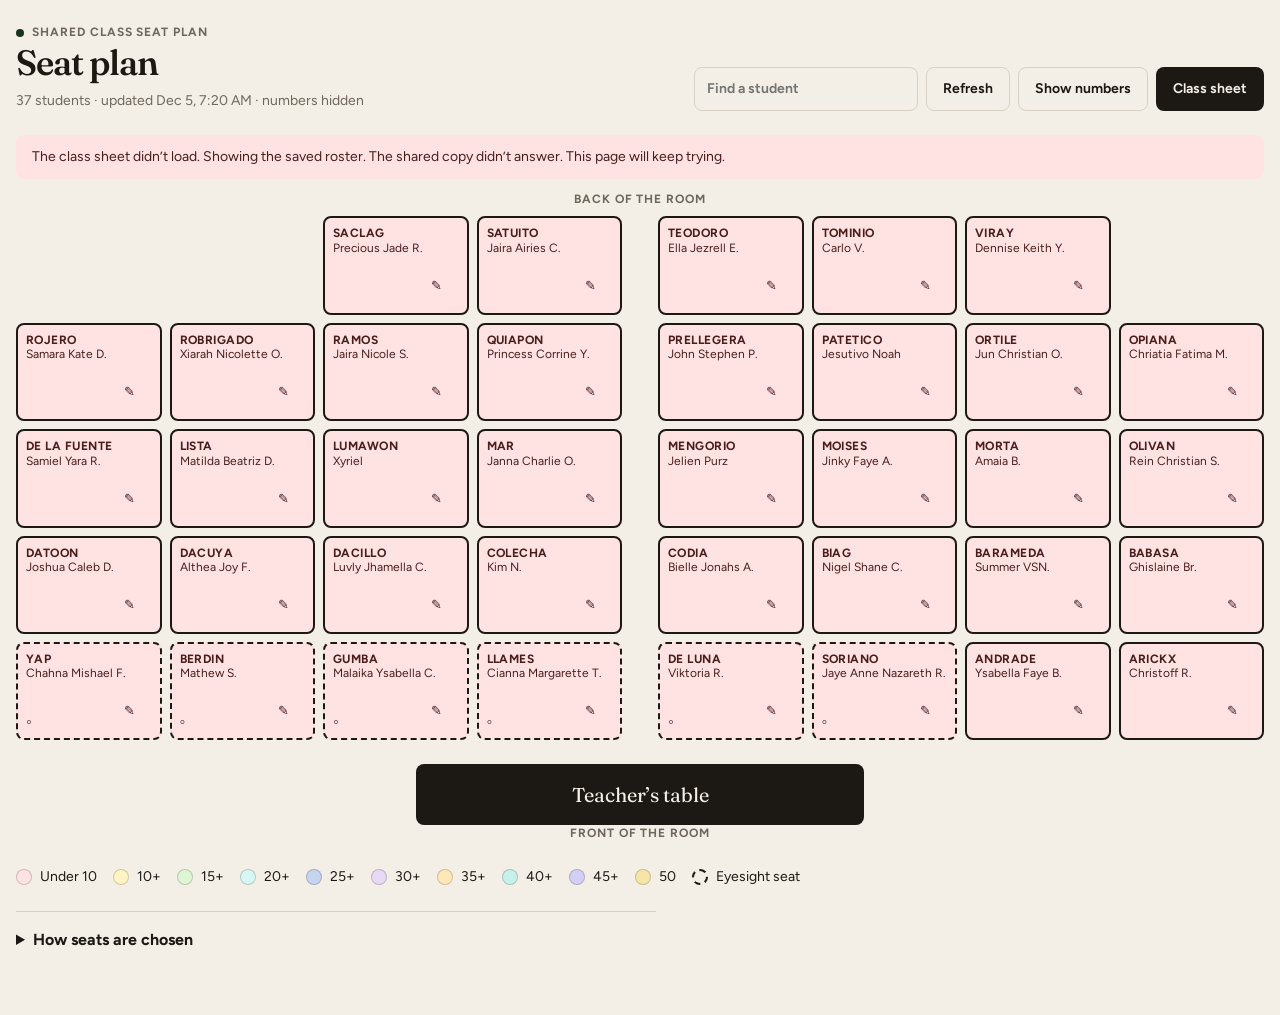
<file: index.html>
<!doctype html>
<!--
  GitHub Pages: upload this file as index.html in the repository root (or /docs)
  and turn Pages on. Recitation edits are saved to the shared class copy, not
  this browser, so other open copies of the page pick them up.
-->
<html lang="en">
  <head>
    <meta charset="utf-8" />
    <meta name="viewport" content="width=device-width, initial-scale=1" />
    <title>Seat plan</title>
    <meta name="theme-color" content="#f3efe6" />
    <meta
      name="description"
      content="Classroom seat plan arranged by recitation points. Counts stay hidden until unlocked, and a saved count moves the seats for the whole class."
    />
    <link rel="icon" href="data:image/svg+xml,%3Csvg xmlns='http://www.w3.org/2000/svg' viewBox='0 0 32 32'%3E%3Crect width='32' height='32' rx='6' fill='%23f3efe6'/%3E%3Crect x='5' y='6' width='9' height='7' rx='1.5' fill='%231c1915'/%3E%3Crect x='18' y='6' width='9' height='7' rx='1.5' fill='%231c1915'/%3E%3C/svg%3E" />
    <link rel="preconnect" href="https://fonts.googleapis.com" />
    <link rel="preconnect" href="https://fonts.gstatic.com" crossorigin />
    <link
      href="https://fonts.googleapis.com/css2?family=Fraunces:opsz,wght@9..144,560;9..144,640&family=Figtree:wght@500;600;700&display=swap"
      rel="stylesheet"
    />
    <style>
      :root {
        --paper: #f3efe6;
        --ink: #1c1915;
        --muted: #6f675e;
        --line: #d8d0c4;
        --rose: #ffe3e3;
        --rose-fg: #4a1d1d;
        --sand: #fff4c2;
        --sand-fg: #4a3a0e;
        --mint: #dff6d4;
        --mint-fg: #16351c;
        --ice: #d7f7f4;
        --ice-fg: #0e3c42;
        --deep: #c5d4ef;
        --deep-fg: #1a2744;
        --lilac: #e8d9f5;
        --lilac-fg: #3b1f4a;
        --amber: #ffe8b8;
        --amber-fg: #4a3208;
        --teal: #c8f0ea;
        --teal-fg: #0d3a36;
        --indigo: #d4d0f5;
        --indigo-fg: #1e1a4a;
        --gold: #f5e6a8;
        --gold-fg: #3d2e08;
        --sans: "Figtree", "Avenir Next", "Segoe UI", sans-serif;
        --display: "Fraunces", "Iowan Old Style", Palatino, serif;
      }
      * { box-sizing: border-box; }
      button, [role="button"] { cursor: pointer; }
      body { margin: 0; background: var(--paper); color: var(--ink); font-family: var(--sans); line-height: 1.45; }
      .page { max-width: 80rem; margin: 0 auto; padding: 1.5rem 1rem 4rem; }
      .top { display: flex; flex-wrap: wrap; align-items: flex-end; justify-content: space-between; gap: 1rem; margin-bottom: 1.5rem; }
      .eyebrow { margin: 0; display: flex; align-items: center; gap: 0.5rem; color: var(--muted); font-size: 0.75rem; font-weight: 700; letter-spacing: 0.08em; text-transform: uppercase; }
      h1 { margin: 0.15rem 0 0; font-family: var(--display); font-size: clamp(1.75rem, 1.4rem + 1vw, 2.25rem); font-weight: 560; letter-spacing: -0.03em; line-height: 1.1; }
      .status { margin: 0.5rem 0 0; max-width: 36rem; color: var(--muted); font-size: 0.875rem; }
      .tools { display: flex; flex-wrap: wrap; gap: 0.5rem; align-items: center; }
      .find, .btn { height: 2.75rem; border-radius: 8px; font: inherit; font-size: 0.875rem; font-weight: 650; }
      .find { width: 14rem; max-width: 100%; border: 1px solid var(--line); background: var(--paper); color: var(--ink); padding: 0 0.75rem; }
      .find:focus-visible, .btn:focus-visible, .field:focus-visible { outline: 2px solid var(--ink); outline-offset: 2px; }
      .btn { display: inline-flex; align-items: center; justify-content: center; gap: 0.5rem; padding: 0 1rem; border: 1px solid transparent; background: transparent; }
      .btn-ink { background: var(--ink); color: var(--paper); }
      .btn-ghost { border-color: var(--line); color: var(--ink); }
      .btn:disabled { opacity: 0.5; cursor: not-allowed; }
      .note { margin: 0 0 0.75rem; color: var(--rose-fg); background: var(--rose); border-radius: 8px; padding: 0.75rem 1rem; font-size: 0.875rem; }
      .label { color: var(--muted); font-size: 0.75rem; font-weight: 700; letter-spacing: 0.08em; text-transform: uppercase; text-align: center; margin: 0 0 0.5rem; }
      .swipe { margin: 0 0 0.5rem; color: var(--muted); font-size: 0.75rem; }
      .scroll { overflow-x: auto; padding-bottom: 0.5rem; }
      .room { display: grid; grid-template-columns: repeat(4, minmax(7.25rem, 1fr)) 1.25rem repeat(4, minmax(7.25rem, 1fr)); gap: 0.5rem; min-width: 64rem; }
      .room.is-filtering .desk:not(.desk-hit) { opacity: 0.4; }
      .desk { min-height: 5.75rem; border-radius: 8px; padding: 0.5rem 0.5rem 0.35rem; display: flex; flex-direction: column; border: 2px solid var(--ink); }
      .desk-empty { background: transparent; border-style: dashed; border-color: var(--line); }
      .desk-eyesight { border-style: dashed; border-width: 2.5px; }
      .desk-hit { outline: 2px solid var(--ink); outline-offset: 2px; }
      .desk p { margin: 0; }
      .last { font-size: 0.75rem; font-weight: 700; letter-spacing: 0.04em; text-transform: uppercase; line-height: 1.2; overflow-wrap: anywhere; }
      .given { margin-top: 0.25rem; font-size: 0.75rem; line-height: 1.2; overflow-wrap: anywhere; }
      .foot { margin-top: auto; display: flex; align-items: flex-end; justify-content: space-between; gap: 0.25rem; padding-top: 0.5rem; }
      .score { margin-bottom: 0.75rem; margin-left: auto; font-size: 0.875rem; font-weight: 700; font-variant-numeric: tabular-nums; }
      .icon-btn { width: 2.75rem; height: 2.75rem; border: 0; background: transparent; color: inherit; display: inline-flex; align-items: center; justify-content: center; border-radius: 8px; }
      .table { max-width: 28rem; margin: 1rem auto 0; background: var(--ink); color: var(--paper); border-radius: 8px; padding: 1rem 1.5rem; text-align: center; font-family: var(--display); font-size: 1.25rem; }
      .legend { display: flex; flex-wrap: wrap; gap: 0.5rem 1rem; list-style: none; padding: 0; margin: 1.5rem 0 0; font-size: 0.875rem; }
      .swatch { width: 1rem; height: 1rem; border-radius: 999px; border: 1px solid rgba(28, 25, 21, 0.2); display: inline-block; }
      .swatch-dash { border: 2px dashed var(--ink); background: var(--paper); }
      .legend li { display: flex; align-items: center; gap: 0.5rem; }
      .desk-rose { background: var(--rose); color: var(--rose-fg); }
      .desk-sand { background: var(--sand); color: var(--sand-fg); }
      .desk-mint { background: var(--mint); color: var(--mint-fg); }
      .desk-ice { background: var(--ice); color: var(--ice-fg); }
      .desk-deep { background: var(--deep); color: var(--deep-fg); }
      .desk-lilac { background: var(--lilac); color: var(--lilac-fg); }
      .desk-amber { background: var(--amber); color: var(--amber-fg); }
      .desk-teal { background: var(--teal); color: var(--teal-fg); }
      .desk-indigo { background: var(--indigo); color: var(--indigo-fg); }
      .desk-gold { background: var(--gold); color: var(--gold-fg); }
      details { margin-top: 1.5rem; max-width: 40rem; border-top: 1px solid var(--line); padding-top: 1rem; }
      summary { cursor: pointer; font-weight: 700; }
      details li { margin: 0.5rem 0; color: var(--muted); font-size: 0.875rem; }
      .shade { position: fixed; inset: 0; background: rgba(28, 25, 21, 0.4); display: flex; align-items: center; justify-content: center; padding: 1rem; z-index: 20; }
      .shade.sheet { align-items: flex-start; overflow: auto; }
      .card { width: min(100%, 24rem); background: var(--paper); color: var(--ink); border: 2px solid var(--ink); border-radius: 16px; padding: 1.5rem; }
      .card.wide { width: min(100%, 46rem); margin-top: 1.5rem; }
      .card h2 { margin: 0.5rem 0 0; font-family: var(--display); font-size: 1.35rem; font-weight: 560; }
      .card p { margin: 0.35rem 0 0; color: var(--muted); font-size: 0.875rem; }
      .field { display: block; width: 100%; height: 2.75rem; margin-top: 0.5rem; border-radius: 8px; border: 1px solid var(--line); background: var(--paper); color: var(--ink); padding: 0 0.75rem; font: inherit; }
      .actions { display: flex; justify-content: flex-end; gap: 0.5rem; margin-top: 1rem; }
      .error { color: var(--rose-fg); font-size: 0.875rem; margin: 0.5rem 0 0; }
      table { width: 100%; border-collapse: collapse; text-align: left; font-size: 0.875rem; margin-top: 1rem; }
      th { text-align: left; font-size: 0.75rem; letter-spacing: 0.08em; text-transform: uppercase; color: var(--muted); padding: 0.5rem 0.75rem 0.5rem 0; border-bottom: 1px solid var(--line); }
      td { padding: 0.5rem 0.75rem 0.5rem 0; border-bottom: 1px solid var(--line); }
      .live { width: 0.5rem; height: 0.5rem; border-radius: 999px; background: var(--mint-fg); }
      @media (max-width: 640px) { .swipe { display: block; } }
      @media (min-width: 641px) { .swipe { display: none; } }
      [hidden] { display: none !important; }
    </style>
  </head>
  <body>
    <main class="page">
      <header class="top">
        <div>
          <p class="eyebrow"><span class="live" aria-hidden="true"></span> Shared class seat plan</p>
          <h1>Seat plan</h1>
          <p class="status" id="status">Loading the class sheet</p>
        </div>
        <div class="tools">
          <input class="find" id="find" type="search" placeholder="Find a student" aria-label="Find a student" />
          <button class="btn btn-ghost" id="refresh" type="button">Refresh</button>
          <button class="btn btn-ghost" id="toggle-numbers" type="button">Show numbers</button>
          <button class="btn btn-ghost" id="lock" type="button" hidden>Lock</button>
          <button class="btn btn-ink" id="open-sheet" type="button">Class sheet</button>
        </div>
      </header>
      <p class="note" id="notice" hidden></p>
      <p class="label">Back of the room</p>
      <p class="status" id="loading">Arranging the seats…</p>
      <p class="swipe">Swipe sideways to see every column.</p>
      <div class="scroll" id="scroll" hidden>
        <div class="room" id="room"></div>
      </div>
      <p class="status" id="miss" hidden>No one by that name on the plan.</p>
      <div class="table" id="teacher" hidden>Teacher’s table</div>
      <p class="label" id="front-label" hidden>Front of the room</p>
      <ul class="legend" id="legend"></ul>
      <details>
        <summary>How seats are chosen</summary>
        <ul>
          <li>Chahna Yap stays at the front-left eyesight seat, no matter her score. The other five eyesight seats rank left to right, fewest recitations first.</li>
          <li>Everyone else zigzags from the front-left regular seats: left to right, then right to left, toward the back. Fewest first. The same score sorts by last name, skipping a leading de or de la.</li>
          <li>Colors mark under 10, then 10, 15, 20, 25, 30, 35, 40, 45, and 50. Exact counts stay hidden until the class password.</li>
          <li>The pencil asks for that student’s own last four LRN digits, then saves the new count for the whole class.</li>
        </ul>
      </details>
    </main>

    <div class="shade sheet" id="sheet-modal" hidden>
      <section class="card wide" role="dialog" aria-labelledby="sheet-title">
        <div class="top">
          <div>
            <p class="eyebrow">Class sheet</p>
            <h2 id="sheet-title">Recitations</h2>
            <p>Fewest recitations first. Same score, then last name.</p>
          </div>
          <button class="btn btn-ghost" id="close-sheet" type="button">Close</button>
        </div>
        <div class="scroll"><table><thead><tr><th>Rank</th><th>Name</th><th>Recitations</th></tr></thead><tbody id="sheet-body"></tbody></table></div>
      </section>
    </div>

    <div class="shade" id="sheet-pass-modal" hidden>
      <form class="card" id="sheet-pass-form" role="dialog" aria-labelledby="sheet-pass-title">
        <p class="eyebrow">Class sheet access</p>
        <h2 id="sheet-pass-title">Enter class password</h2>
        <p>The class sheet can only be opened with the class password.</p>
        <label for="sheet-password"><strong>Password</strong></label>
        <input class="field" id="sheet-password" type="password" autocomplete="current-password" required />
        <p class="error" id="sheet-error" hidden>Incorrect class password. Try again.</p>
        <div class="actions">
          <button class="btn btn-ghost" id="sheet-pass-cancel" type="button">Cancel</button>
          <button class="btn btn-ink" type="submit">Unlock class sheet</button>
        </div>
      </form>
    </div>

    <div class="shade" id="pass-modal" hidden>
      <form class="card" id="pass-form" role="dialog" aria-labelledby="pass-title">
        <p class="eyebrow">Class password</p>
        <h2 id="pass-title">Show recitation numbers</h2>
        <p>Names and colors stay visible. The exact counts on the seat plan need the class password.</p>
        <label for="class-password"><strong>Password</strong></label>
        <input class="field" id="class-password" type="password" autocomplete="current-password" />
        <p class="error" id="pass-error" hidden>That password isn’t right.</p>
        <div class="actions">
          <button class="btn btn-ghost" id="pass-cancel" type="button">Cancel</button>
          <button class="btn btn-ink" type="submit">Unlock</button>
        </div>
      </form>
    </div>

    <div class="shade" id="edit-modal" hidden>
      <form class="card" id="edit-form" role="dialog" aria-labelledby="edit-title">
        <p class="eyebrow">Student edit</p>
        <h2 id="edit-title"></h2>
        <p id="edit-copy"></p>
        <div id="edit-step1">
          <label for="edit-pin"><strong>Last 4 of LRN</strong></label>
          <input class="field" id="edit-pin" type="password" inputmode="numeric" maxlength="4" autocomplete="off" />
        </div>
        <div id="edit-step2" hidden>
          <p id="edit-current" style="color: var(--ink)"></p>
          <label for="edit-points"><strong>New recitation count</strong></label>
          <input class="field" id="edit-points" type="number" min="0" max="999" step="1" />
        </div>
        <p class="error" id="edit-error" hidden></p>
        <div class="actions">
          <button class="btn btn-ghost" id="edit-cancel" type="button">Cancel</button>
          <button class="btn btn-ink" id="edit-save" type="submit">Continue</button>
        </div>
      </form>
    </div>

    <script>
      const SHEET_ID = "1Tok7fSsvIQWPN0cSUatx0NEQAPfbxbOR1clv8S1q6l8";
      const BIN = "https://extendsclass.com/api/json-storage/bin/bbbcdde";

      // Used by the separate "Show numbers" feature.
      const PASS_HASH = "eafa8d7ce4f9a2fd94e491b48c7f83ad180466680cd0d44d016b9192ff4a5143";

      // The Class sheet uses the same password: 10resilient*.
      // This is stored as SHA-256 rather than as plain text.
      const SHEET_PASS_HASH = "eafa8d7ce4f9a2fd94e491b48c7f83ad180466680cd0d44d016b9192ff4a5143";

      const ROWS = [
        { cols: [0, 1, 2, 3, 4, 5, 6, 7], eyesight: [0, 1, 2, 3, 4, 5] },
        { cols: [0, 1, 2, 3, 4, 5, 6, 7], eyesight: [] },
        { cols: [0, 1, 2, 3, 4, 5, 6, 7], eyesight: [] },
        { cols: [0, 1, 2, 3, 4, 5, 6, 7], eyesight: [] },
        { cols: [2, 3, 4, 5, 6], eyesight: [] },
      ];
      const EYESIGHT = [["berdin", "mathew"], ["soriano", "jaye"], ["gumba", "malaika"], ["llames", "cianna"], ["de luna", "viktoria"], ["yap", "chahna"]];
      const BANDS = [["rose", "Under 10"], ["sand", "10+"], ["mint", "15+"], ["ice", "20+"], ["deep", "25+"], ["lilac", "30+"], ["amber", "35+"], ["teal", "40+"], ["indigo", "45+"], ["gold", "50"]];
      const RAW = [
        ["s01", "Arickx, Christoff R.", "0003"], ["s02", "Berdin, Mathew S.", "0062"], ["s03", "Datoon, Joshua Caleb D.", "0009"],
        ["s04", "Olivan, Rein Christian S.", "0027"], ["s05", "Ortile, Jun Christian O.", "0012"], ["s06", "Patetico, Jesutivo Noah", "9147"],
        ["s07", "Prellegera, John Stephen P.", "0054"], ["s08", "Tominio, Carlo V.", "0039"], ["s09", "Andrade, Ysabella Faye B.", "0012"],
        ["s10", "Babasa, Ghislaine Br.", "0022"], ["s11", "Barameda, Summer VSN.", "0039"], ["s12", "Biag, Nigel Shane C.", "0072"],
        ["s13", "Codia, Bielle Jonahs A.", "0191"], ["s14", "Colecha, Kim N.", "0079"], ["s15", "Dacillo, Luvly Jhamella C.", "0010"],
        ["s16", "Dacuya, Althea Joy F.", "0037"], ["s17", "De la Fuente, Samiel Yara R.", "0138"], ["s18", "De Luna, Viktoria R.", "0009"],
        ["s19", "Gumba, Malaika Ysabella C.", "0155"], ["s20", "Lista, Matilda Beatriz D.", "0026"], ["s21", "Llames, Cianna Margarette T.", "0039"],
        ["s22", "Lumawon, Xyriel", "0108"], ["s23", "Mar, Janna Charlie O.", "0025"], ["s24", "Mengorio, Jelien Purz", "0033"],
        ["s25", "Moises, Jinky Faye A.", "0130"], ["s26", "Morta, Amaia B.", "0043"], ["s27", "Opiana, Chriatia Fatima M.", "0007"],
        ["s28", "Quiapon, Princess Corrine Y.", "0015"], ["s29", "Ramos, Jaira Nicole S.", "0045"], ["s30", "Robrigado, Xiarah Nicolette O.", "0250"],
        ["s31", "Rojero, Samara Kate D.", "0052"], ["s32", "Saclag, Precious Jade R.", "0054"], ["s33", "Satuito, Jaira Airies C.", "0047"],
        ["s34", "Soriano, Jaye Anne Nazareth R.", "0012"], ["s35", "Teodoro, Ella Jezrell E.", "0029"], ["s36", "Viray, Dennise Keith Y.", "0157"],
        ["s37", "Yap, Chahna Mishael F.", "0141"],
      ];
      const PARTICLES = new Set(["de", "del", "dela", "la", "los", "las", "san", "santa", "sta", "sto"]);
      const DIRECTORY = RAW.map(([id, name, pin]) => ({ id, name, pin, lastName: lastNameOf(name), givenName: givenNameOf(name) }));
      const state = { rows: null, counts: {}, students: [], query: "", unlocked: false, showNumbers: false, sheetUnlocked: false, editing: null, editStep: 1, pin: "", fetchedAt: "", notice: "", sheetOk: false, sharedOk: false };

      function norm(value) {
        return String(value || "").toLowerCase().normalize("NFKD").replace(/[\u0300-\u036f]/g, "").replace(/\./g, "").replace(/[^a-z0-9\s]/g, " ").replace(/\s+/g, " ").trim();
      }
      function lastNameOf(full) { const i = full.indexOf(","); return (i === -1 ? full : full.slice(0, i)).trim(); }
      function givenNameOf(full) { const i = full.indexOf(","); return (i === -1 ? "" : full.slice(i + 1)).trim(); }
      function squash(value) { return value.replace(/(.)\1+/g, "$1"); }
      function sortLastName(last) {
        const parts = last.split(/\s+/).filter(Boolean);
        let index = 0;
        while (index < parts.length - 1 && PARTICLES.has(parts[index].toLowerCase().replace(/\./g, ""))) index += 1;
        return index > 0 ? parts.slice(index).join(" ") : last;
      }
      function prettyName(raw) {
        const parts = lastNameOf(raw).split(/\s+/).filter(Boolean);
        const prettyLast = parts.map((part, index) => {
          const token = part.replace(/\./g, "");
          const lower = token.toLowerCase();
          const particle = PARTICLES.has(lower);
          if (particle && index !== parts.length - 1) return index === 0 && lower === "de" && parts.length > 2 ? "De" : lower;
          return token ? token.charAt(0).toUpperCase() + token.slice(1).toLowerCase() : "";
        }).filter(Boolean).join(" ");
        const given = givenNameOf(raw).replace(/\s+/g, " ").trim();
        return given ? prettyLast + ", " + given : prettyLast;
      }
      function eyesightName(name) {
        const last = norm(lastNameOf(name));
        const given = norm(givenNameOf(name));
        return EYESIGHT.some(([l, g]) => last === l && given.startsWith(g));
      }
      function chahnaName(name) { return norm(lastNameOf(name)) === "yap" && norm(givenNameOf(name)).startsWith("chahna"); }
      function bandFor(points) {
        if (points < 10) return "rose";
        if (points < 15) return "sand";
        if (points < 20) return "mint";
        if (points < 25) return "ice";
        if (points < 30) return "deep";
        if (points < 35) return "lilac";
        if (points < 40) return "amber";
        if (points < 45) return "teal";
        if (points < 50) return "indigo";
        return "gold";
      }
      function matchDirectory(raw) {
        const last = norm(lastNameOf(raw));
        const exact = DIRECTORY.filter((entry) => norm(entry.lastName) === last);
        if (exact.length === 1) return exact[0];
        const folded = DIRECTORY.filter((entry) => squash(norm(entry.lastName)) === squash(last));
        return folded.length === 1 ? folded[0] : null;
      }
      function slugId(raw) {
        const last = norm(lastNameOf(raw)).replace(/\s+/g, "-");
        const given = norm(givenNameOf(raw)).split(" ").filter((part) => part.length > 1)[0] || "student";
        return ("x-" + (last + "-" + given).replace(/[^a-z0-9-]/g, "")).slice(0, 50);
      }
      function compare(a, b) {
        if (a.points !== b.points) return a.points - b.points;
        const byLast = sortLastName(a.lastName).localeCompare(sortLastName(b.lastName), "en", { sensitivity: "base" });
        return byLast || a.name.localeCompare(b.name, "en", { sensitivity: "base" });
      }
      function buildStudents() {
        const counts = state.counts;
        const source = state.rows || DIRECTORY.map((entry) => ({ name: entry.name, points: 0 }));
        const seen = new Set();
        const students = [];
        source.forEach((row) => {
          const raw = String(row.name || "").trim().replace(/\s+/g, " ");
          if (!raw || /^name$/i.test(raw)) return;
          const match = row.id ? DIRECTORY.find((entry) => entry.id === row.id) : matchDirectory(raw);
          const id = match ? match.id : slugId(raw);
          if (seen.has(id)) return;
          seen.add(id);
          const name = row.id ? match.name : prettyName(raw);
          const hasOverride = Object.prototype.hasOwnProperty.call(counts, id);
          students.push({
            id, name, lastName: lastNameOf(name), givenName: givenNameOf(name),
            points: hasOverride ? counts[id] : Number(row.points) || 0,
            hasOverride, canEdit: Boolean(match),
            eyesight: eyesightName(name) || id === "s37",
          });
        });
        state.students = students;
      }
      function arrange(students) {
        const chahna = students.find((student) => student.id === "s37" || chahnaName(student.name));
        const others = students.filter((student) => student !== chahna);
        const eyes = others.filter((student) => student.eyesight).slice().sort(compare);
        const front = [];
        if (chahna) front.push(Object.assign({}, chahna, { eyesight: true }));
        front.push(...eyes.slice(0, 5));
        const overflow = eyes.slice(5);
        while (front.length < 6 && overflow.length) front.push(overflow.shift());
        const placed = new Set(front);
        const regular = others.filter((student) => !placed.has(student)).slice().sort(compare);
        const byKey = new Map();
        ROWS.forEach((row, rowFromFront) => {
          const eyesCols = new Set(row.eyesight);
          row.cols.forEach((col) => byKey.set(rowFromFront + ":" + col, { rowFromFront, col, role: eyesCols.has(col) ? "eyesight" : "regular", student: null }));
        });
        front.forEach((student, index) => { const desk = byKey.get("0:" + index); if (desk) desk.student = student; });
        const path = [];
        ROWS.forEach((row, rowFromFront) => {
          const eyesCols = new Set(row.eyesight);
          const cols = rowFromFront % 2 === 0 ? row.cols : row.cols.slice().reverse();
          cols.forEach((col) => { if (!eyesCols.has(col)) path.push(rowFromFront + ":" + col); });
        });
        regular.forEach((student, index) => { const desk = byKey.get(path[index]); if (desk) desk.student = student; });
        return byKey;
      }
      function parseShared(text) {
        const cut = text.search(/<!doctype/i);
        const json = (cut === -1 ? text : text.slice(0, cut)).trim();
        const data = JSON.parse(json);
        const points = {};
        Object.entries(data.points || {}).forEach(([id, value]) => {
          if (!/^(s\d{2}|x-[a-z0-9-]{1,60})$/.test(id)) return;
          const n = Math.round(Number(value));
          if (Number.isFinite(n)) points[id] = Math.min(999, Math.max(0, n));
        });
        return { rev: Math.max(0, Math.round(Number(data.rev) || 0)), points };
      }
      async function loadShared() {
        const response = await fetch(BIN + "?t=" + Date.now(), { cache: "no-store" });
        if (!response.ok) throw new Error("shared");
        return parseShared(await response.text());
      }
      function loadSheet() {
        return new Promise((resolve, reject) => {
          const cb = "seatPlanCb" + Date.now();
          const script = document.createElement("script");
          let settled = false;
          const timer = setTimeout(() => finish(new Error("sheet")), 12000);
          function finish(error, table) {
            if (settled) return;
            settled = true;
            clearTimeout(timer);
            try { delete window[cb]; } catch (err) { window[cb] = undefined; }
            script.remove();
            if (error) reject(error); else resolve(table);
          }
          window[cb] = (payload) => {
            if (!payload || payload.status !== "ok" || !payload.table) finish(new Error("sheet"));
            else finish(null, payload.table);
          };
          script.onerror = () => finish(new Error("sheet"));
          script.src = "https://docs.google.com/spreadsheets/d/" + SHEET_ID + "/gviz/tq?tqx=" + encodeURIComponent("out:json;responseHandler:" + cb) + "&gid=0&_=" + Date.now();
          document.head.appendChild(script);
        });
      }
      function rowsFromTable(table) {
        const labels = (table.cols || []).map((col) => norm(col.label || ""));
        let nameIdx = labels.findIndex((label) => label.includes("name"));
        let pointsIdx = labels.findIndex((label) => ["number", "recitation", "point", "score", "count"].some((alias) => label.includes(alias)));
        if (nameIdx < 0) nameIdx = 0;
        if (pointsIdx < 0) pointsIdx = 1;
        return (table.rows || []).map((row) => {
          const name = String(row.c && row.c[nameIdx] && row.c[nameIdx].v || "").trim();
          const raw = row.c && row.c[pointsIdx] ? row.c[pointsIdx].v : 0;
          return { name, points: Math.max(0, Math.round(Number(String(raw).replace(/,/g, "")) || 0)) };
        }).filter((row) => row.name);
      }
      async function sha256Hex(value) {
        const buf = await crypto.subtle.digest("SHA-256", new TextEncoder().encode(value));
        return [...new Uint8Array(buf)].map((b) => b.toString(16).padStart(2, "0")).join("");
      }
      function el(tag, className, text) {
        const node = document.createElement(tag);
        if (className) node.className = className;
        if (text != null) node.textContent = text;
        return node;
      }
      function render() {
        buildStudents();
        const students = state.students;
        const when = state.fetchedAt ? new Intl.DateTimeFormat("en-PH", { timeZone: "Asia/Manila", month: "short", day: "numeric", hour: "numeric", minute: "2-digit" }).format(new Date(state.fetchedAt)) : "";
        document.getElementById("status").textContent = students.length
          ? students.length + " students · updated " + when + " · " + (state.showNumbers ? "numbers on" : "numbers hidden")
          : "Loading the class sheet";
        const notice = document.getElementById("notice");
        notice.hidden = !state.notice;
        notice.textContent = state.notice;
        document.getElementById("loading").hidden = students.length > 0;
        document.getElementById("scroll").hidden = students.length === 0;
        document.getElementById("teacher").hidden = students.length === 0;
        document.getElementById("front-label").hidden = students.length === 0;
        document.getElementById("lock").hidden = !state.unlocked;
        document.getElementById("toggle-numbers").textContent = state.showNumbers ? "Hide numbers" : "Show numbers";
        const room = document.getElementById("room");
        room.classList.toggle("is-filtering", Boolean(state.query));
        room.replaceChildren();
        const byKey = students.length ? arrange(students) : new Map();
        let hits = 0;
        [4, 3, 2, 1, 0].forEach((row) => {
          [0, 1, 2, 3].forEach((col) => room.append(deskNode(byKey.get(row + ":" + col))));
          room.append(el("div"));
          [4, 5, 6, 7].forEach((col) => room.append(deskNode(byKey.get(row + ":" + col))));
        });
        function deskNode(desk) {
          if (!desk) return el("div");
          if (!desk.student) return el("div", "desk desk-empty");
          const student = desk.student;
          const hit = state.query && norm(student.name).includes(state.query);
          if (hit) hits += 1;
          const eyes = student.eyesight || desk.role === "eyesight";
          const card = el("article", "desk desk-" + bandFor(student.points) + (eyes ? " desk-eyesight" : "") + (hit ? " desk-hit" : ""));
          card.append(el("p", "last", student.lastName));
          if (student.givenName) card.append(el("p", "given", student.givenName));
          const foot = el("div", "foot");
          if (eyes) foot.append(el("span", "", "◦"));
          if (state.showNumbers) foot.append(el("span", "score", String(student.points) + (student.hasOverride ? "*" : "")));
          else foot.append(el("span", "score", ""));
          const button = el("button", "icon-btn");
          button.type = "button";
          button.setAttribute("aria-label", "Edit recitations for " + student.name);
          button.append(el("span", "", "✎"));
          button.addEventListener("click", () => openEdit(student));
          foot.append(button);
          card.append(foot);
          return card;
        }
        document.getElementById("miss").hidden = !state.query || hits > 0;
        const body = document.getElementById("sheet-body");
        body.replaceChildren();
        students.slice().sort(compare).forEach((student, index) => {
          const tr = document.createElement("tr");
          tr.append(el("td", "", String(index + 1)));
          tr.append(el("td", "", student.name));
          tr.append(el("td", "", state.sheetUnlocked ? String(student.points) + (student.hasOverride ? "*" : "") : "—"));
          body.append(tr);
        });
      }
      function openEdit(student) {
        state.editing = student;
        state.editStep = 1;
        state.pin = "";
        document.getElementById("edit-title").textContent = student.name;
        document.getElementById("edit-copy").textContent = student.canEdit
          ? "Enter the last four digits of this student’s LRN. The current count stays hidden until that matches."
          : "No LRN is on file for this student.";
        document.getElementById("edit-step1").hidden = false;
        document.getElementById("edit-step2").hidden = true;
        document.getElementById("edit-pin").value = "";
        document.getElementById("edit-pin").disabled = !student.canEdit;
        document.getElementById("edit-error").hidden = student.canEdit;
        document.getElementById("edit-error").textContent = student.canEdit ? "" : "No LRN is on file for this student.";
        document.getElementById("edit-save").textContent = "Continue";
        document.getElementById("edit-save").disabled = !student.canEdit;
        document.getElementById("edit-modal").hidden = false;
        if (student.canEdit) document.getElementById("edit-pin").focus();
      }
      async function refreshShared() {
        try {
          const doc = await loadShared();
          state.counts = doc.points;
          state.sharedOk = true;
        } catch (error) {
          state.sharedOk = false;
        }
        state.fetchedAt = new Date().toISOString();
        const notes = [];
        if (!state.sheetOk) notes.push("The class sheet didn’t load. Showing the saved roster.");
        if (!state.sharedOk) notes.push("The shared copy didn’t answer. This page will keep trying.");
        state.notice = notes.join(" ");
        render();
      }
      async function refreshSheet() {
        try {
          state.rows = rowsFromTable(await loadSheet());
          state.sheetOk = true;
        } catch (error) {
          state.sheetOk = Boolean(state.rows);
        }
        await refreshShared();
      }
      async function saveCount(student, pin, points) {
        const match = DIRECTORY.find((entry) => entry.id === student.id);
        if (!match || match.pin !== pin) return { ok: false, message: "That LRN does not match. Try again." };
        const next = Math.max(0, Math.min(999, Math.round(Number(points) || 0)));
        for (let attempt = 0; attempt < 4; attempt += 1) {
          const current = await loadShared();
          const merged = Object.assign({}, current.points, { [student.id]: next });
          const rev = current.rev + 1;
          const response = await fetch(BIN, {
            method: "PUT",
            headers: { "Content-Type": "application/json" },
            body: JSON.stringify({ rev, points: merged }),
          });
          if (!response.ok) continue;
          const check = await loadShared();
          if (check.points[student.id] === next) {
            state.counts = check.points;
            state.sharedOk = true;
            return { ok: true };
          }
        }
        return { ok: false, message: "Couldn’t save for the class. Try again." };
      }

      document.getElementById("legend").append(...BANDS.map(([id, label]) => {
        const item = el("li");
        const swatch = el("span", "swatch desk-" + id);
        item.append(swatch, document.createTextNode(label));
        return item;
      }), (() => {
        const item = el("li");
        item.append(el("span", "swatch swatch-dash"), document.createTextNode("Eyesight seat"));
        return item;
      })());

      try {
        if (sessionStorage.getItem("seat-plan-unlock") === "1") state.unlocked = true;

        // The Class sheet is intentionally never remembered between openings.
        // Clear keys from earlier versions that may have kept it unlocked.
        sessionStorage.removeItem("seat-plan-sheet-lrn");
        sessionStorage.removeItem("seat-plan-sheet-password-v2");
      } catch (error) { /* ignore */ }

      document.getElementById("find").addEventListener("input", (event) => {
        state.query = norm(event.target.value);
        render();
      });

      document.getElementById("refresh").addEventListener("click", () => {
        void refreshSheet();
      });

      document.getElementById("toggle-numbers").addEventListener("click", () => {
        if (state.showNumbers) {
          state.showNumbers = false;
          render();
          return;
        }

        if (state.unlocked) {
          state.showNumbers = true;
          render();
          return;
        }

        document.getElementById("pass-error").hidden = true;
        document.getElementById("class-password").value = "";
        document.getElementById("pass-modal").hidden = false;
        document.getElementById("class-password").focus();
      });

      document.getElementById("lock").addEventListener("click", () => {
        state.unlocked = false;
        state.showNumbers = false;

        try {
          sessionStorage.removeItem("seat-plan-unlock");
        } catch (error) { /* ignore */ }

        render();
      });

      document.getElementById("open-sheet").addEventListener("click", () => {
        // Always require the password whenever the Class sheet is opened.
        state.sheetUnlocked = false;

        document.getElementById("sheet-modal").hidden = true;
        document.getElementById("sheet-error").hidden = true;
        document.getElementById("sheet-password").value = "";
        document.getElementById("sheet-pass-modal").hidden = false;

        render();
        document.getElementById("sheet-password").focus();
      });

      document.getElementById("close-sheet").addEventListener("click", () => {
        // Closing the sheet immediately revokes access.
        // The next opening asks for the password again.
        document.getElementById("sheet-modal").hidden = true;
        state.sheetUnlocked = false;
        render();
      });

      document.getElementById("sheet-pass-cancel").addEventListener("click", () => {
        document.getElementById("sheet-pass-modal").hidden = true;
        state.sheetUnlocked = false;
        render();
      });

      document.getElementById("pass-cancel").addEventListener("click", () => {
        document.getElementById("pass-modal").hidden = true;
      });

      document.getElementById("edit-cancel").addEventListener("click", () => {
        document.getElementById("edit-modal").hidden = true;
      });

      document.getElementById("pass-form").addEventListener("submit", async (event) => {
        event.preventDefault();

        const hash = await sha256Hex(
          document.getElementById("class-password").value
        );

        if (hash !== PASS_HASH) {
          document.getElementById("pass-error").hidden = false;
          return;
        }

        state.unlocked = true;
        state.showNumbers = true;

        try {
          sessionStorage.setItem("seat-plan-unlock", "1");
        } catch (error) { /* ignore */ }

        document.getElementById("pass-modal").hidden = true;
        render();
      });

      // Class sheet authentication: only the 10resilient* password is accepted.
      // The rankings window is not displayed until this check succeeds.
      document.getElementById("sheet-pass-form").addEventListener("submit", async (event) => {
        event.preventDefault();

        const password = document.getElementById("sheet-password").value;
        const hash = await sha256Hex(password);

        if (hash !== SHEET_PASS_HASH) {
          document.getElementById("sheet-error").hidden = false;
          document.getElementById("sheet-password").value = "";
          document.getElementById("sheet-password").focus();
          return;
        }

        // Grant access only for this single opening of the Class sheet.
        state.sheetUnlocked = true;

        document.getElementById("sheet-pass-modal").hidden = true;
        document.getElementById("sheet-modal").hidden = false;
        document.getElementById("sheet-error").hidden = true;

        render();
      });

      document.getElementById("edit-form").addEventListener("submit", async (event) => {
        event.preventDefault();

        const student = state.editing;
        if (!student || !student.canEdit) return;

        const button = document.getElementById("edit-save");

        if (state.editStep === 1) {
          const pin = document.getElementById("edit-pin").value.trim();
          const match = DIRECTORY.find((entry) => entry.id === student.id);

          if (!match || match.pin !== pin) {
            document.getElementById("edit-pin").value = "";
            document.getElementById("edit-error").hidden = false;
            document.getElementById("edit-error").textContent =
              "That LRN does not match. Try again.";
            return;
          }

          state.pin = pin;
          state.editStep = 2;

          document.getElementById("edit-step1").hidden = true;
          document.getElementById("edit-step2").hidden = false;
          document.getElementById("edit-current").textContent =
            "Current recitations: " + student.points;
          document.getElementById("edit-points").value = String(student.points);
          document.getElementById("edit-error").hidden = true;

          button.textContent = "Save";
          document.getElementById("edit-points").focus();
          return;
        }

        button.disabled = true;
        button.textContent = "Saving";

        try {
          const result = await saveCount(
            student,
            state.pin,
            document.getElementById("edit-points").value
          );

          if (!result.ok) {
            state.editStep = 1;
            state.pin = "";

            document.getElementById("edit-step1").hidden = false;
            document.getElementById("edit-step2").hidden = true;
            document.getElementById("edit-pin").value = "";
            document.getElementById("edit-error").hidden = false;
            document.getElementById("edit-error").textContent = result.message;

            button.textContent = "Continue";
            return;
          }

          document.getElementById("edit-modal").hidden = true;
          state.fetchedAt = new Date().toISOString();
          state.notice = "";
          render();
        } catch (error) {
          document.getElementById("edit-error").hidden = false;
          document.getElementById("edit-error").textContent =
            "Couldn’t save for the class. Try again.";
        } finally {
          button.disabled = false;

          if (state.editStep === 2) {
            button.textContent = "Save";
          }
        }
      });

      void refreshSheet();

      setInterval(() => {
        if (document.visibilityState === "visible") {
          void refreshShared();
        }
      }, 12000);

      document.addEventListener("visibilitychange", () => {
        if (document.visibilityState === "visible") {
          void refreshSheet();
        }
      });
    </script>
  </body>
</html>
</file>
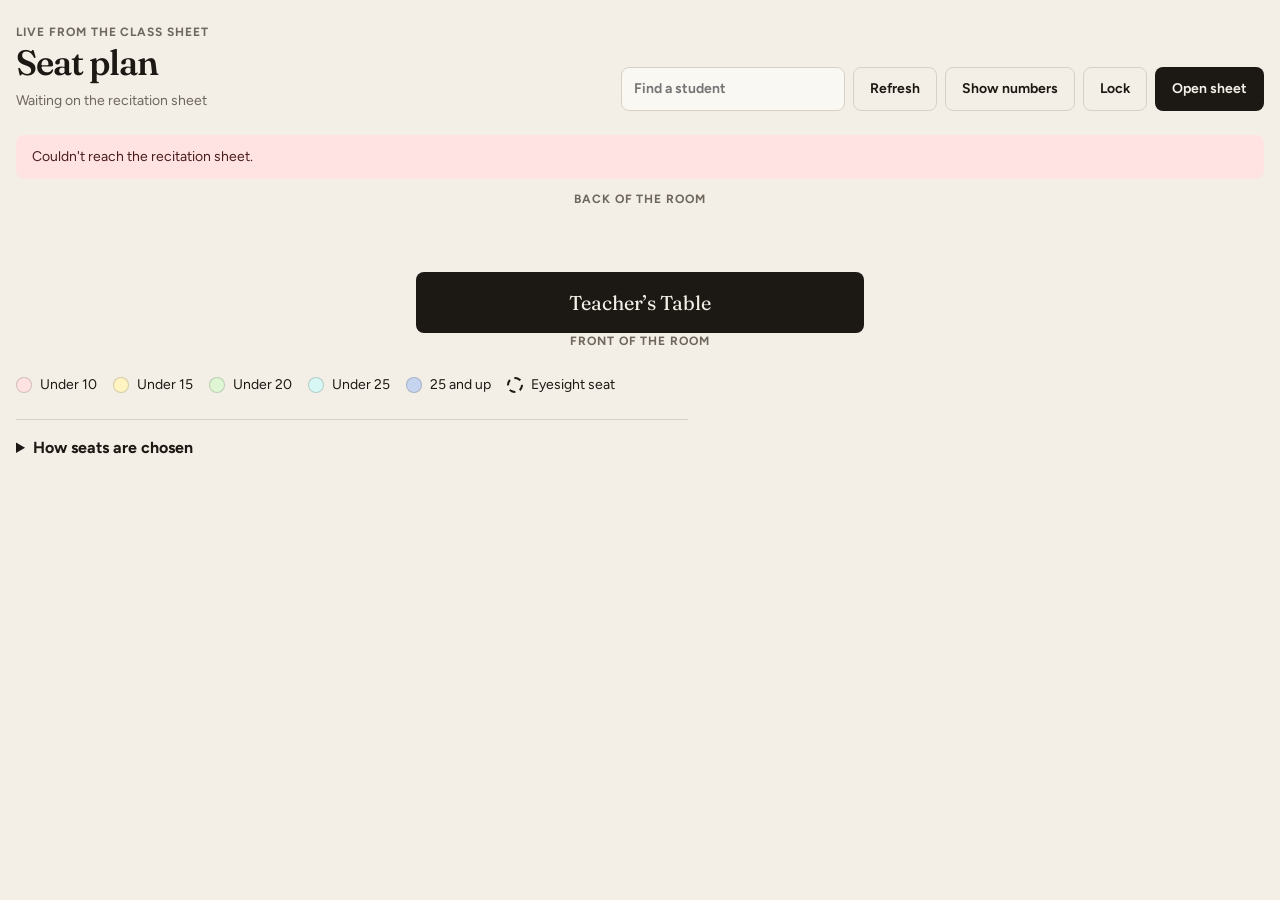
<file: github-pages/index.html>
<!doctype html>
<!--
  GitHub Pages: put this file in the repository as index.html (repo root, or /docs)
  and turn Pages on. It reads the class spreadsheet in the browser and refreshes itself.
-->
<html lang="en">
  <head>
    <meta charset="utf-8" />
    <meta name="viewport" content="width=device-width, initial-scale=1" />
    <title>Seat plan</title>
    <meta
      name="description"
      content="Live classroom seat plan arranged by recitation points. Exact counts stay hidden until the class password."
    />
    <link rel="preconnect" href="https://fonts.googleapis.com" />
    <link rel="preconnect" href="https://fonts.gstatic.com" crossorigin />
    <link
      href="https://fonts.googleapis.com/css2?family=Fraunces:opsz,wght@9..144,560;9..144,640&family=Figtree:wght@500;600;700&display=swap"
      rel="stylesheet"
    />
    <style>
      :root {
        --paper: #f3efe6;
        --ink: #1c1915;
        --muted: #6f675e;
        --line: #d8d0c4;
        --rose-fg: #4a1d1d;
        --sand-fg: #4a3a0e;
        --mint-fg: #16351c;
        --ice-fg: #0e3c42;
        --deep-fg: #1a2744;
        --sans: "Figtree", "Avenir Next", "Segoe UI", sans-serif;
        --display: "Fraunces", "Iowan Old Style", Palatino, serif;
      }
      * { box-sizing: border-box; }
      button, [role="button"] { cursor: pointer; }
      body {
        margin: 0;
        background: var(--paper);
        color: var(--ink);
        font-family: var(--sans);
        line-height: 1.45;
      }
      .page { max-width: 80rem; margin: 0 auto; padding: 1.5rem 1rem 2rem; }
      .top { display: flex; flex-wrap: wrap; align-items: flex-end; justify-content: space-between; gap: 1rem; margin-bottom: 1.5rem; }
      .eyebrow { margin: 0; color: var(--muted); font-size: 0.75rem; font-weight: 700; letter-spacing: 0.08em; text-transform: uppercase; }
      h1 { margin: 0.15rem 0 0; font-family: var(--display); font-size: clamp(1.75rem, 1.4rem + 1vw, 2.25rem); font-weight: 560; letter-spacing: -0.03em; line-height: 1.1; }
      .status { margin: 0.5rem 0 0; color: var(--muted); font-size: 0.875rem; }
      .tools { display: flex; flex-wrap: wrap; gap: 0.5rem; align-items: center; }
      .find, .btn { height: 2.75rem; border-radius: 8px; font: inherit; font-size: 0.875rem; font-weight: 650; }
      .find { width: 14rem; max-width: 100%; border: 1px solid var(--line); background: #faf8f3; color: var(--ink); padding: 0 0.75rem; }
      .find:focus-visible, .btn:focus-visible { outline: 2px solid var(--ink); outline-offset: 2px; }
      .btn { display: inline-flex; align-items: center; gap: 0.5rem; padding: 0 1rem; border: 1px solid transparent; text-decoration: none; }
      .btn-ink { background: var(--ink); color: var(--paper); }
      .btn-ghost { background: transparent; border-color: var(--line); color: var(--ink); }
      .btn:disabled { opacity: 0.5; cursor: not-allowed; }
      .note { margin: 0 0 0.75rem; color: var(--rose-fg); background: #ffe3e3; border-radius: 8px; padding: 0.75rem 1rem; font-size: 0.875rem; }
      .back-label, .front-label { color: var(--muted); font-size: 0.75rem; font-weight: 700; letter-spacing: 0.08em; text-transform: uppercase; text-align: center; margin: 0 0 0.5rem; }
      .swipe { margin: 0 0 0.5rem; color: var(--muted); font-size: 0.75rem; }
      .scroll { overflow-x: auto; padding-bottom: 0.5rem; }
      .room {
        display: grid;
        grid-template-columns: repeat(4, minmax(7.25rem, 1fr)) 1.25rem repeat(4, minmax(7.25rem, 1fr));
        gap: 0.5rem;
        min-width: 64rem;
      }
      .room.is-filtering .desk:not(.desk-hit) { opacity: 0.35; }
      .desk {
        min-height: 5.75rem;
        border-radius: 8px;
        padding: 0.5rem 0.5rem 0.4rem;
        display: flex;
        flex-direction: column;
        border: 2px solid var(--ink);
      }
      .desk-empty { background: transparent; border-style: dashed; border-color: var(--line); }
      .desk-eyesight { border-style: dashed; border-width: 2.5px; }
      .desk-hit { outline: 2px solid var(--ink); outline-offset: 2px; }
      .desk-rose { background: #ffe3e3; color: var(--rose-fg); }
      .desk-sand { background: #fff4c2; color: var(--sand-fg); }
      .desk-mint { background: #dff6d4; color: var(--mint-fg); }
      .desk-ice { background: #d7f7f4; color: var(--ice-fg); }
      .desk-deep { background: #c5d4ef; color: var(--deep-fg); }
      .desk-last { margin: 0; font-size: 0.75rem; font-weight: 700; text-transform: uppercase; line-height: 1.2; overflow-wrap: anywhere; }
      .desk-given { margin: 0.15rem 0 0; font-size: 0.75rem; font-weight: 500; line-height: 1.25; overflow-wrap: anywhere; }
      .desk-meta { margin-top: auto; display: flex; align-items: center; justify-content: space-between; padding-top: 0.5rem; min-height: 1.25rem; }
      .desk-points { margin-left: auto; font-size: 0.875rem; font-weight: 700; font-variant-numeric: tabular-nums; }
      .eye { width: 14px; height: 14px; }
      .teachers { margin: 1rem auto 0; max-width: 28rem; background: var(--ink); color: var(--paper); text-align: center; border-radius: 8px; padding: 1rem 1.5rem; font-family: var(--display); font-size: 1.25rem; }
      .legend { display: flex; flex-wrap: wrap; gap: 0.75rem 1rem; margin: 1.5rem 0 0; padding: 0; list-style: none; font-size: 0.875rem; }
      .legend li { display: flex; align-items: center; gap: 0.5rem; }
      .swatch { width: 1rem; height: 1rem; border-radius: 999px; border: 1px solid color-mix(in srgb, var(--ink) 18%, transparent); flex: none; }
      .swatch-eyesight { background: var(--paper); border: 2px dashed var(--ink); }
      .how { margin-top: 1.5rem; border-top: 1px solid var(--line); padding-top: 1rem; max-width: 42rem; }
      .how summary { font-weight: 700; cursor: pointer; }
      .how li { color: var(--muted); font-size: 0.875rem; margin-top: 0.5rem; }
      .unseated { margin-top: 1.5rem; }
      .unseated h2 { font-size: 0.875rem; margin: 0; }
      .chips { display: flex; flex-wrap: wrap; gap: 0.5rem; margin: 0.5rem 0 0; padding: 0; list-style: none; }
      .chip { border: 1px solid var(--line); border-radius: 999px; padding: 0.35rem 0.75rem; font-size: 0.875rem; background: #faf8f3; }
      .miss, .empty-sheet { color: var(--muted); font-size: 0.875rem; }
      .gate { width: min(26rem, calc(100vw - 2rem)); border: 2px solid var(--ink); border-radius: 16px; background: var(--paper); color: var(--ink); padding: 1.5rem; }
      .gate::backdrop { background: color-mix(in srgb, var(--ink) 42%, transparent); }
      .gate h2 { margin: 0.5rem 0 0; font-family: var(--display); font-size: 1.25rem; font-weight: 560; }
      .gate p { color: var(--muted); font-size: 0.875rem; }
      .gate-label { display: block; margin: 1rem 0 0.5rem; font-size: 0.875rem; font-weight: 700; color: var(--ink); }
      .gate-input { width: 100%; }
      .gate-error { color: var(--rose-fg); }
      .gate-actions { display: flex; justify-content: flex-end; gap: 0.5rem; margin-top: 1rem; }
      @media (min-width: 64rem) { .swipe { display: none; } }
      @media print {
        .no-print { display: none !important; }
        body { background: white; }
        .page { max-width: none; padding: 0; }
      }
    </style>
  </head>
  <body>
    <main class="page">
      <header class="top">
        <div>
          <p class="eyebrow">Live from the class sheet</p>
          <h1>Seat plan</h1>
          <p class="status" id="status">Checking the recitation sheet</p>
        </div>
        <div class="tools no-print">
          <input class="find" id="find" type="search" placeholder="Find a student" aria-label="Find a student" />
          <button class="btn btn-ghost" id="refresh" type="button">Refresh</button>
          <button class="btn btn-ghost" id="numbers" type="button">Show numbers</button>
          <button class="btn btn-ghost" id="lock" type="button" hidden>Lock</button>
          <button class="btn btn-ink" id="sheet" type="button">Open sheet</button>
        </div>
      </header>
      <p class="note" id="note" hidden></p>
      <p class="back-label">Back of the room</p>
      <p class="swipe no-print">Swipe sideways to see every column.</p>
      <div class="scroll">
        <div class="room" id="room" aria-live="polite"></div>
      </div>
      <p class="miss" id="miss" hidden>No one by that name on the plan.</p>
      <div class="teachers">Teacher’s Table</div>
      <p class="front-label">Front of the room</p>
      <ul class="legend" aria-label="Recitation colors">
        <li><span class="swatch desk-rose"></span>Under 10</li>
        <li><span class="swatch desk-sand"></span>Under 15</li>
        <li><span class="swatch desk-mint"></span>Under 20</li>
        <li><span class="swatch desk-ice"></span>Under 25</li>
        <li><span class="swatch desk-deep"></span>25 and up</li>
        <li><span class="swatch swatch-eyesight"></span>Eyesight seat</li>
      </ul>
      <section class="unseated" id="unseated" hidden>
        <h2>No desk left</h2>
        <ul class="chips" id="unseated-list"></ul>
      </section>
      <details class="how">
        <summary>How seats are chosen</summary>
        <ul>
          <li>The six front desks are for eyesight difficulty. Fewest recitations sit farthest left.</li>
          <li>Add an Eyesight column and mark Yes or No. Once anyone is marked, that column replaces the built-in six.</li>
          <li>Everyone else zigzags from the bottom-left: left to right, then right to left, up to the back. Fewest recitations first. Ties break by last name. A leading de or de la is skipped.</li>
          <li>Exact counts stay hidden until the class password. This page rechecks the spreadsheet on its own.</li>
        </ul>
      </details>
    </main>
    <dialog class="gate" id="gate">
      <form id="gate-form">
        <p class="eyebrow">Class password</p>
        <h2 id="gate-title">Show recitation numbers</h2>
        <p id="gate-copy">Names and colors stay visible. The exact counts need the class password.</p>
        <label class="gate-label" for="class-password">Password</label>
        <input class="find gate-input" id="class-password" type="password" autocomplete="current-password" />
        <p class="gate-error" id="gate-error" hidden>That password isn’t right.</p>
        <div class="gate-actions">
          <button class="btn btn-ghost" id="gate-cancel" type="button">Cancel</button>
          <button class="btn btn-ink" type="submit">Unlock</button>
        </div>
      </form>
    </dialog>
    <script>
      const SHEET_ID = "1Tok7fSsvIQWPN0cSUatx0NEQAPfbxbOR1clv8S1q6l8";
      const SHEET_EDIT_URL = "https://docs.google.com/spreadsheets/d/" + SHEET_ID + "/edit?gid=0#gid=0";
      const PASS_HASH = "eafa8d7ce4f9a2fd94e491b48c7f83ad180466680cd0d44d016b9192ff4a5143";
      const UNLOCK_KEY = "seat-plan-unlock";
      const EYESIGHT = [
        ["berdin", "mathew"],
        ["soriano", "jaye"],
        ["gumba", "malaika"],
        ["llames", "cianna"],
        ["de luna", "viktoria"],
        ["yap", "chahna"],
      ];
      const ROWS = [
        { cols: [0, 1, 2, 3, 4, 5, 6, 7], eyesight: [0, 1, 2, 3, 4, 5] },
        { cols: [0, 1, 2, 3, 4, 5, 6, 7], eyesight: [] },
        { cols: [0, 1, 2, 3, 4, 5, 6, 7], eyesight: [] },
        { cols: [0, 1, 2, 3, 4, 5, 6, 7], eyesight: [] },
        { cols: [2, 3, 4, 5, 6], eyesight: [] },
      ];
      const state = { plan: null, query: "", unlocked: false, showNumbers: false, intent: "numbers", loading: false };

      function norm(value) {
        return String(value || "").toLowerCase().replace(/\./g, "").replace(/[^a-z0-9\s]/g, " ").replace(/\s+/g, " ").trim();
      }
      function lastNameOf(full) {
        const i = full.indexOf(",");
        return (i === -1 ? full : full.slice(0, i)).trim();
      }
      function givenNameOf(full) {
        const i = full.indexOf(",");
        return (i === -1 ? "" : full.slice(i + 1)).trim();
      }
      function sortLastName(last) {
        const particles = new Set(["de", "del", "dela", "la", "los", "las", "san", "santa", "sta", "sto"]);
        const parts = last.split(/\s+/).filter(Boolean);
        let index = 0;
        while (index < parts.length - 1 && particles.has(parts[index].toLowerCase().replace(/\./g, ""))) index += 1;
        return index > 0 ? parts.slice(index).join(" ") : last;
      }
      function isKnownEyesight(name) {
        const last = norm(lastNameOf(name));
        const given = norm(givenNameOf(name));
        return EYESIGHT.some(([l, g]) => last === l && given.startsWith(g));
      }
      function bandFor(points) {
        if (points < 10) return "rose";
        if (points < 15) return "sand";
        if (points < 20) return "mint";
        if (points < 25) return "ice";
        return "deep";
      }
      function compareStudents(a, b) {
        if (a.points !== b.points) return a.points - b.points;
        const byLast = sortLastName(a.lastName).localeCompare(sortLastName(b.lastName), "en", { sensitivity: "base" });
        if (byLast !== 0) return byLast;
        return a.name.localeCompare(b.name, "en", { sensitivity: "base" });
      }
      function arrange(students) {
        const eyesightSorted = students.filter((s) => s.eyesight).slice().sort(compareStudents);
        const front = eyesightSorted.slice(0, 6);
        const eyesightOverflow = eyesightSorted.slice(6);
        const regular = students.filter((s) => !front.includes(s)).slice().sort(compareStudents);
        const byKey = new Map();
        ROWS.forEach((row, rowFromFront) => {
          const eyes = new Set(row.eyesight);
          row.cols.forEach((col) => {
            byKey.set(rowFromFront + ":" + col, {
              rowFromFront, col, role: eyes.has(col) ? "eyesight" : "regular", student: null,
            });
          });
        });
        front.forEach((student, index) => {
          const desk = byKey.get("0:" + index);
          if (desk) desk.student = student;
        });
        const path = [];
        ROWS.forEach((row, rowFromFront) => {
          const eyes = new Set(row.eyesight);
          const cols = rowFromFront % 2 === 0 ? row.cols : row.cols.slice().reverse();
          cols.forEach((col) => {
            if (!eyes.has(col)) path.push({ rowFromFront, col });
          });
        });
        const unseated = [];
        regular.forEach((student, index) => {
          const slot = path[index];
          if (!slot) { unseated.push(student); return; }
          const desk = byKey.get(slot.rowFromFront + ":" + slot.col);
          if (desk) desk.student = student;
        });
        return { desks: [...byKey.values()], unseated, eyesightOverflow, studentCount: students.length };
      }
      function studentsFromTable(table) {
        const cols = table.cols || [];
        const labels = cols.map((col) => norm(col.label || ""));
        const findCol = (aliases) => labels.findIndex((label) => aliases.some((alias) => label === alias || label.includes(alias)));
        let nameIdx = findCol(["name", "student"]);
        let pointsIdx = findCol(["recitation", "point", "score", "number", "count"]);
        let eyesightIdx = findCol(["eyesight", "eye sight", "vision"]);
        if (nameIdx < 0) nameIdx = 0;
        if (pointsIdx < 0) pointsIdx = 1;
        const rows = table.rows || [];
        const anyMarked = eyesightIdx >= 0 && rows.some((row) => marked(cell(row, eyesightIdx)));
        const students = [];
        rows.forEach((row) => {
          const name = String(cell(row, nameIdx) || "").trim().replace(/\s+/g, " ");
          if (!name || /^name$/i.test(name)) return;
          const points = parsePoints(cell(row, pointsIdx));
          const eyesight = anyMarked ? marked(cell(row, eyesightIdx)) : isKnownEyesight(name);
          students.push({ name, lastName: lastNameOf(name), givenName: givenNameOf(name), points, eyesight });
        });
        return students;
      }
      function cell(row, index) {
        const item = row && row.c && row.c[index];
        if (!item) return "";
        return item.v == null ? "" : item.v;
      }
      function parsePoints(raw) {
        const cleaned = String(raw).trim().replace(/,/g, "");
        if (!cleaned) return 0;
        const value = Number(cleaned);
        return Number.isFinite(value) ? Math.max(0, Math.round(value)) : 0;
      }
      function marked(raw) {
        const value = String(raw || "").trim().toLowerCase();
        if (!value) return false;
        return !["no", "n", "false", "0", "none", "-"].includes(value);
      }
      function loadSheet() {
        if (state.loading) return;
        state.loading = true;
        const cb = "seatPlanCb" + Date.now();
        const script = document.createElement("script");
        let settled = false;
        const timer = setTimeout(() => finish(new Error("The recitation sheet didn't respond.")), 12000);
        function finish(error, table, sig) {
          if (settled) return;
          settled = true;
          clearTimeout(timer);
          state.loading = false;
          try { delete window[cb]; } catch (e) { window[cb] = undefined; }
          script.remove();
          if (error) {
            showError(state.plan ? "Couldn't reach the sheet. The last plan is still showing." : error.message);
            paintStatus();
            return;
          }
          if (state.plan && sig && state.plan.sig === sig) {
            state.plan.fetchedAt = new Date().toISOString();
            paintStatus();
            return;
          }
          const students = studentsFromTable(table);
          state.plan = { ...arrange(students), fetchedAt: new Date().toISOString(), sig: sig || "" };
          const note = document.getElementById("note");
          note.hidden = true;
          render();
        }
        window[cb] = (payload) => {
          if (!payload || payload.status !== "ok" || !payload.table) {
            finish(new Error("The sheet isn't public to the web. In Google Sheets, set sharing to anyone with the link can view."));
            return;
          }
          finish(null, payload.table, payload.sig || "");
        };
        script.onerror = () => finish(new Error("Couldn't reach the recitation sheet."));
        script.src = "https://docs.google.com/spreadsheets/d/" + SHEET_ID + "/gviz/tq?tqx=" +
          encodeURIComponent("out:json;responseHandler:" + cb) + "&gid=0&headers=1&_=" + Date.now();
        document.head.appendChild(script);
      }
      function showError(message) {
        const note = document.getElementById("note");
        note.hidden = false;
        note.textContent = message;
      }
      function formatWhen(iso) {
        return new Intl.DateTimeFormat("en-PH", {
          timeZone: "Asia/Manila", month: "short", day: "numeric", hour: "numeric", minute: "2-digit",
        }).format(new Date(iso));
      }
      function paintStatus() {
        const status = document.getElementById("status");
        if (!state.plan) {
          status.textContent = "Waiting on the recitation sheet";
          return;
        }
        status.textContent = state.plan.studentCount + " students · synced " + formatWhen(state.plan.fetchedAt) +
          (state.loading ? " · checking" : "") + " · " + (state.showNumbers ? "numbers on" : "numbers hidden");
      }
      function eyeIcon() {
        return '<svg class="eye" viewBox="0 0 24 24" aria-hidden="true" fill="none" stroke="currentColor" stroke-width="2"><path d="M2 12s3.5-7 10-7 10 7 10 7-3.5 7-10 7S2 12 2 12z"/><circle cx="12" cy="12" r="3"/></svg>';
      }
      function render() {
        paintStatus();
        const room = document.getElementById("room");
        const needle = norm(document.getElementById("find").value);
        room.classList.toggle("is-filtering", needle.length > 0);
        const byKey = new Map();
        if (state.plan) state.plan.desks.forEach((desk) => byKey.set(desk.rowFromFront + ":" + desk.col, desk));
        const parts = [];
        let hits = 0;
        [4, 3, 2, 1, 0].forEach((row) => {
          [0, 1, 2, 3].forEach((col) => parts.push(deskHtml(byKey.get(row + ":" + col), needle)));
          parts.push('<div aria-hidden="true"></div>');
          [4, 5, 6, 7].forEach((col) => parts.push(deskHtml(byKey.get(row + ":" + col), needle)));
        });
        room.innerHTML = parts.join("");
        if (needle && state.plan) {
          hits = state.plan.desks.filter((d) => d.student && norm(d.student.name).includes(needle)).length;
        }
        document.getElementById("miss").hidden = !(needle && hits === 0);
        const box = document.getElementById("unseated");
        const list = document.getElementById("unseated-list");
        if (state.plan && state.plan.unseated.length) {
          box.hidden = false;
          list.innerHTML = state.plan.unseated.map((student) => {
            const extra = state.showNumbers ? " · " + student.points : "";
            return "<li class='chip'>" + escapeHtml(student.name + extra) + "</li>";
          }).join("");
        } else box.hidden = true;
        document.getElementById("numbers").textContent = state.showNumbers ? "Hide numbers" : "Show numbers";
        document.getElementById("lock").hidden = !state.unlocked;
        const hit = room.querySelector("[data-hit='true']");
        if (hit) hit.scrollIntoView({ block: "nearest", inline: "nearest" });
      }
      function deskHtml(desk, needle) {
        if (!desk) return "<div aria-hidden='true'></div>";
        const student = desk.student;
        if (!student) return "<div class='desk desk-empty' aria-label='Empty desk'></div>";
        const hit = needle && norm(student.name).includes(needle);
        const eyesight = student.eyesight || desk.role === "eyesight";
        const cls = ["desk", "desk-" + bandFor(student.points), eyesight ? "desk-eyesight" : "", hit ? "desk-hit" : ""].filter(Boolean).join(" ");
        const given = student.givenName ? "<p class='desk-given'>" + escapeHtml(student.givenName) + "</p>" : "";
        const points = state.showNumbers ? "<span class='desk-points'>" + student.points + "</span>" : "";
        const icon = eyesight ? eyeIcon() : "<span></span>";
        return "<article class='" + cls + "'" + (hit ? " data-hit='true'" : "") + ">" +
          "<p class='desk-last'>" + escapeHtml(student.lastName) + "</p>" + given +
          "<div class='desk-meta'>" + icon + points + "</div></article>";
      }
      function escapeHtml(value) {
        const amp = String.fromCharCode(38);
        return String(value)
          .replaceAll(amp, amp + "amp;")
          .replaceAll("<", amp + "lt;")
          .replaceAll(">", amp + "gt;")
          .replaceAll('"', amp + "quot;")
          .replaceAll("'", amp + "#39;");
      }
      function sha256(ascii) {
        function rightRotate(value, amount) {
          return (value >>> amount) | (value << (32 - amount));
        }
        const maxWord = 2 ** 32;
        let result = "";
        const words = [];
        const bitLength = ascii.length * 8;
        const hash = [];
        const k = [];
        const composite = {};
        for (let candidate = 2, primes = 0; primes < 64; candidate++) {
          if (!composite[candidate]) {
            for (let i = 0; i < 313; i += candidate) composite[i] = candidate;
            hash[primes] = (Math.pow(candidate, 0.5) * maxWord) | 0;
            k[primes++] = (Math.pow(candidate, 1 / 3) * maxWord) | 0;
          }
        }
        let padded = ascii + "\x80";
        while ((padded.length % 64) - 56) padded += "\x00";
        for (let i = 0; i < padded.length; i++) {
          words[i >> 2] |= padded.charCodeAt(i) << (((3 - i) % 4) * 8);
        }
        words[words.length] = (bitLength / maxWord) | 0;
        words[words.length] = bitLength;
        for (let j = 0; j < words.length; ) {
          const w = words.slice(j, (j += 16));
          const old = hash.slice(0);
          for (let i = 0; i < 64; i++) {
            const w15 = w[i - 15];
            const w2 = w[i - 2];
            const a = hash[0];
            const e = hash[4];
            const temp1 = (hash[7]
              + (rightRotate(e, 6) ^ rightRotate(e, 11) ^ rightRotate(e, 25))
              + ((e & hash[5]) ^ (~e & hash[6]))
              + k[i]
              + (w[i] = i < 16 ? w[i] : (w[i - 16]
                + (rightRotate(w15, 7) ^ rightRotate(w15, 18) ^ (w15 >>> 3))
                + w[i - 7]
                + (rightRotate(w2, 17) ^ rightRotate(w2, 19) ^ (w2 >>> 10))) | 0)) | 0;
            const temp2 = ((rightRotate(a, 2) ^ rightRotate(a, 13) ^ rightRotate(a, 22))
              + ((a & hash[1]) ^ (a & hash[2]) ^ (hash[1] & hash[2]))) | 0;
            hash.pop();
            hash.unshift((temp1 + temp2) | 0);
            hash[4] = (hash[4] + temp1) | 0;
          }
          for (let i = 0; i < 8; i++) hash[i] = (hash[i] + old[i]) | 0;
        }
        for (let i = 0; i < 8; i++) {
          for (let shift = 3; shift + 1; shift--) {
            const b = (hash[i] >> (shift * 8)) & 255;
            result += (b < 16 ? "0" : "") + b.toString(16);
          }
        }
        return result;
      }
      function passwordMatches(password) {
        return sha256(password) === PASS_HASH;
      }
      function openSheet() {
        const link = document.createElement("a");
        link.href = SHEET_EDIT_URL;
        link.target = "_blank";
        link.rel = "noopener noreferrer";
        document.body.appendChild(link);
        link.click();
        link.remove();
      }
      function rememberUnlock() {
        state.unlocked = true;
        try { sessionStorage.setItem(UNLOCK_KEY, "1"); } catch (e) { /* ignore */ }
      }
      function openGate(intent) {
        state.intent = intent;
        document.getElementById("gate-title").textContent = intent === "sheet" ? "Open the sheet" : "Show recitation numbers";
        document.getElementById("gate-copy").textContent = intent === "sheet"
          ? "The spreadsheet stays locked until the class password is entered."
          : "Names and colors stay visible. The exact counts need the class password.";
        document.getElementById("gate-error").hidden = true;
        const input = document.getElementById("class-password");
        input.value = "";
        document.getElementById("gate").showModal();
        input.focus();
      }
      document.getElementById("find").addEventListener("input", (event) => {
        state.query = event.target.value;
        render();
      });
      document.getElementById("refresh").addEventListener("click", loadSheet);
      document.getElementById("numbers").addEventListener("click", () => {
        if (state.showNumbers) { state.showNumbers = false; render(); return; }
        if (state.unlocked) { state.showNumbers = true; render(); return; }
        openGate("numbers");
      });
      document.getElementById("lock").addEventListener("click", () => {
        state.unlocked = false;
        state.showNumbers = false;
        try { sessionStorage.removeItem(UNLOCK_KEY); } catch (e) { /* ignore */ }
        render();
      });
      document.getElementById("sheet").addEventListener("click", () => {
        if (state.unlocked) { window.open(SHEET_EDIT_URL, "_blank", "noopener"); return; }
        openGate("sheet");
      });
      document.getElementById("gate-cancel").addEventListener("click", () => document.getElementById("gate").close());
      document.getElementById("gate-form").addEventListener("submit", (event) => {
        event.preventDefault();
        const password = document.getElementById("class-password").value;
        if (!passwordMatches(password)) {
          document.getElementById("gate-error").hidden = false;
          document.getElementById("class-password").focus();
          return;
        }
        rememberUnlock();
        document.getElementById("gate").close();
        if (state.intent === "numbers") state.showNumbers = true;
        if (state.intent === "sheet") openSheet();
        render();
      });
      try { if (sessionStorage.getItem(UNLOCK_KEY) === "1") state.unlocked = true; } catch (e) { /* ignore */ }
      render();
      loadSheet();
      setInterval(loadSheet, 20000);
      document.addEventListener("visibilitychange", () => {
        if (document.visibilityState === "visible") loadSheet();
      });
    </script>
  </body>
</html>
</file>
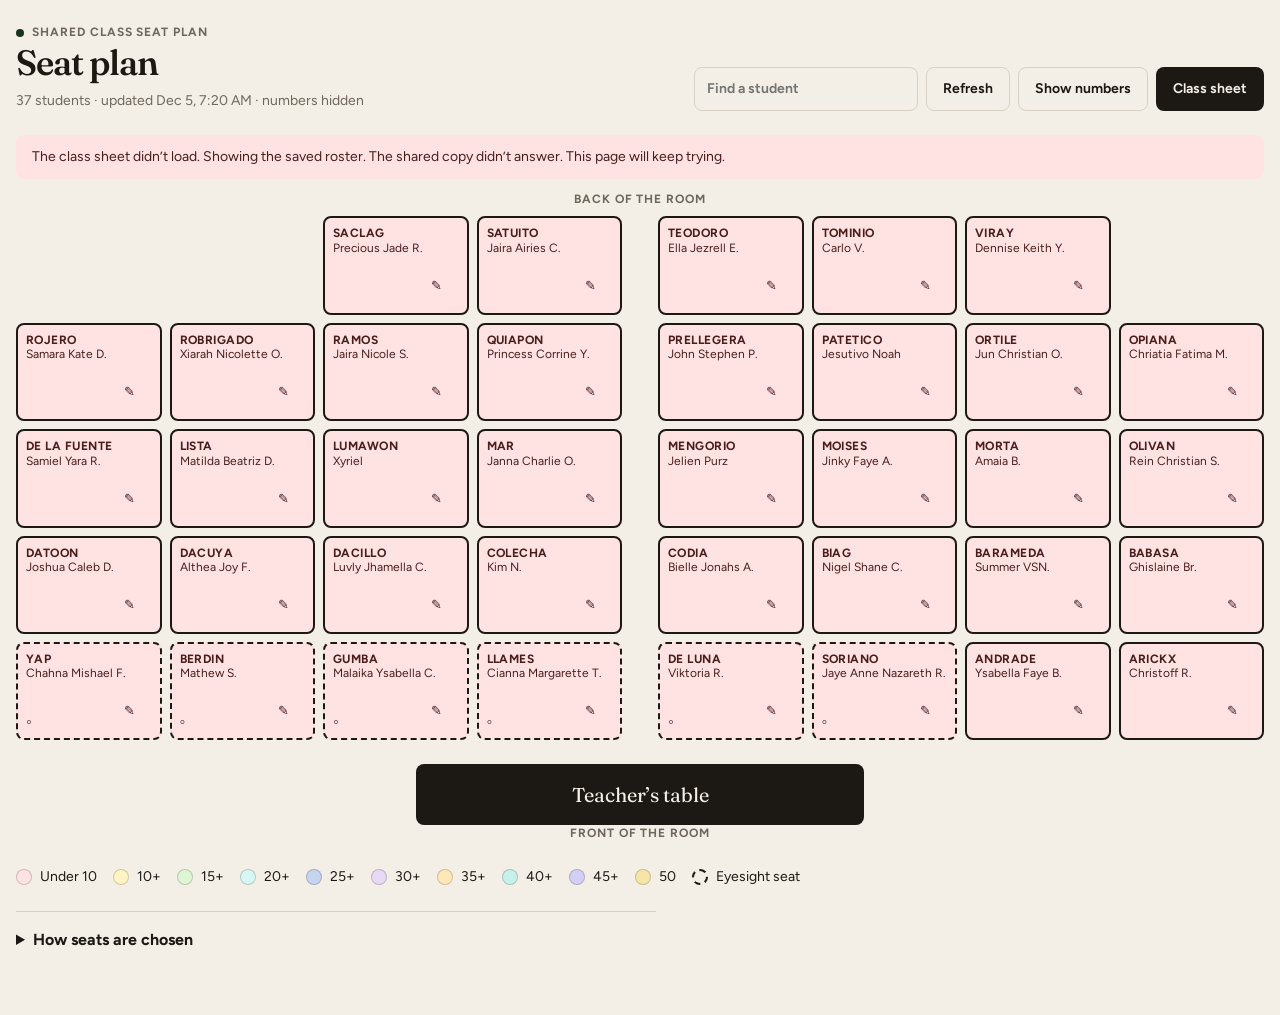
<file: public/pages/index.html>
<!doctype html>
<!--
  GitHub Pages: upload this file as index.html in the repository root (or /docs)
  and turn Pages on. Recitation edits are saved to the shared class copy, not
  this browser, so other open copies of the page pick them up.
-->
<html lang="en">
  <head>
    <meta charset="utf-8" />
    <meta name="viewport" content="width=device-width, initial-scale=1" />
    <title>Seat plan</title>
    <meta name="theme-color" content="#f3efe6" />
    <meta
      name="description"
      content="Classroom seat plan arranged by recitation points. Counts stay hidden until unlocked, and a saved count moves the seats for the whole class."
    />
    <link rel="icon" href="data:image/svg+xml,%3Csvg xmlns='http://www.w3.org/2000/svg' viewBox='0 0 32 32'%3E%3Crect width='32' height='32' rx='6' fill='%23f3efe6'/%3E%3Crect x='5' y='6' width='9' height='7' rx='1.5' fill='%231c1915'/%3E%3Crect x='18' y='6' width='9' height='7' rx='1.5' fill='%231c1915'/%3E%3C/svg%3E" />
    <link rel="preconnect" href="https://fonts.googleapis.com" />
    <link rel="preconnect" href="https://fonts.gstatic.com" crossorigin />
    <link
      href="https://fonts.googleapis.com/css2?family=Fraunces:opsz,wght@9..144,560;9..144,640&family=Figtree:wght@500;600;700&display=swap"
      rel="stylesheet"
    />
    <style>
      :root {
        --paper: #f3efe6;
        --ink: #1c1915;
        --muted: #6f675e;
        --line: #d8d0c4;
        --rose: #ffe3e3;
        --rose-fg: #4a1d1d;
        --sand: #fff4c2;
        --sand-fg: #4a3a0e;
        --mint: #dff6d4;
        --mint-fg: #16351c;
        --ice: #d7f7f4;
        --ice-fg: #0e3c42;
        --deep: #c5d4ef;
        --deep-fg: #1a2744;
        --lilac: #e8d9f5;
        --lilac-fg: #3b1f4a;
        --amber: #ffe8b8;
        --amber-fg: #4a3208;
        --teal: #c8f0ea;
        --teal-fg: #0d3a36;
        --indigo: #d4d0f5;
        --indigo-fg: #1e1a4a;
        --gold: #f5e6a8;
        --gold-fg: #3d2e08;
        --sans: "Figtree", "Avenir Next", "Segoe UI", sans-serif;
        --display: "Fraunces", "Iowan Old Style", Palatino, serif;
      }
      * { box-sizing: border-box; }
      button, [role="button"] { cursor: pointer; }
      body { margin: 0; background: var(--paper); color: var(--ink); font-family: var(--sans); line-height: 1.45; }
      .page { max-width: 80rem; margin: 0 auto; padding: 1.5rem 1rem 4rem; }
      .top { display: flex; flex-wrap: wrap; align-items: flex-end; justify-content: space-between; gap: 1rem; margin-bottom: 1.5rem; }
      .eyebrow { margin: 0; display: flex; align-items: center; gap: 0.5rem; color: var(--muted); font-size: 0.75rem; font-weight: 700; letter-spacing: 0.08em; text-transform: uppercase; }
      h1 { margin: 0.15rem 0 0; font-family: var(--display); font-size: clamp(1.75rem, 1.4rem + 1vw, 2.25rem); font-weight: 560; letter-spacing: -0.03em; line-height: 1.1; }
      .status { margin: 0.5rem 0 0; max-width: 36rem; color: var(--muted); font-size: 0.875rem; }
      .tools { display: flex; flex-wrap: wrap; gap: 0.5rem; align-items: center; }
      .find, .btn { height: 2.75rem; border-radius: 8px; font: inherit; font-size: 0.875rem; font-weight: 650; }
      .find { width: 14rem; max-width: 100%; border: 1px solid var(--line); background: var(--paper); color: var(--ink); padding: 0 0.75rem; }
      .find:focus-visible, .btn:focus-visible, .field:focus-visible { outline: 2px solid var(--ink); outline-offset: 2px; }
      .btn { display: inline-flex; align-items: center; justify-content: center; gap: 0.5rem; padding: 0 1rem; border: 1px solid transparent; background: transparent; }
      .btn-ink { background: var(--ink); color: var(--paper); }
      .btn-ghost { border-color: var(--line); color: var(--ink); }
      .btn:disabled { opacity: 0.5; cursor: not-allowed; }
      .note { margin: 0 0 0.75rem; color: var(--rose-fg); background: var(--rose); border-radius: 8px; padding: 0.75rem 1rem; font-size: 0.875rem; }
      .label { color: var(--muted); font-size: 0.75rem; font-weight: 700; letter-spacing: 0.08em; text-transform: uppercase; text-align: center; margin: 0 0 0.5rem; }
      .swipe { margin: 0 0 0.5rem; color: var(--muted); font-size: 0.75rem; }
      .scroll { overflow-x: auto; padding-bottom: 0.5rem; }
      .room { display: grid; grid-template-columns: repeat(4, minmax(7.25rem, 1fr)) 1.25rem repeat(4, minmax(7.25rem, 1fr)); gap: 0.5rem; min-width: 64rem; }
      .room.is-filtering .desk:not(.desk-hit) { opacity: 0.4; }
      .desk { min-height: 5.75rem; border-radius: 8px; padding: 0.5rem 0.5rem 0.35rem; display: flex; flex-direction: column; border: 2px solid var(--ink); }
      .desk-empty { background: transparent; border-style: dashed; border-color: var(--line); }
      .desk-eyesight { border-style: dashed; border-width: 2.5px; }
      .desk-hit { outline: 2px solid var(--ink); outline-offset: 2px; }
      .desk p { margin: 0; }
      .last { font-size: 0.75rem; font-weight: 700; letter-spacing: 0.04em; text-transform: uppercase; line-height: 1.2; overflow-wrap: anywhere; }
      .given { margin-top: 0.25rem; font-size: 0.75rem; line-height: 1.2; overflow-wrap: anywhere; }
      .foot { margin-top: auto; display: flex; align-items: flex-end; justify-content: space-between; gap: 0.25rem; padding-top: 0.5rem; }
      .score { margin-bottom: 0.75rem; margin-left: auto; font-size: 0.875rem; font-weight: 700; font-variant-numeric: tabular-nums; }
      .icon-btn { width: 2.75rem; height: 2.75rem; border: 0; background: transparent; color: inherit; display: inline-flex; align-items: center; justify-content: center; border-radius: 8px; }
      .table { max-width: 28rem; margin: 1rem auto 0; background: var(--ink); color: var(--paper); border-radius: 8px; padding: 1rem 1.5rem; text-align: center; font-family: var(--display); font-size: 1.25rem; }
      .legend { display: flex; flex-wrap: wrap; gap: 0.5rem 1rem; list-style: none; padding: 0; margin: 1.5rem 0 0; font-size: 0.875rem; }
      .swatch { width: 1rem; height: 1rem; border-radius: 999px; border: 1px solid rgba(28, 25, 21, 0.2); display: inline-block; }
      .swatch-dash { border: 2px dashed var(--ink); background: var(--paper); }
      .legend li { display: flex; align-items: center; gap: 0.5rem; }
      .desk-rose { background: var(--rose); color: var(--rose-fg); }
      .desk-sand { background: var(--sand); color: var(--sand-fg); }
      .desk-mint { background: var(--mint); color: var(--mint-fg); }
      .desk-ice { background: var(--ice); color: var(--ice-fg); }
      .desk-deep { background: var(--deep); color: var(--deep-fg); }
      .desk-lilac { background: var(--lilac); color: var(--lilac-fg); }
      .desk-amber { background: var(--amber); color: var(--amber-fg); }
      .desk-teal { background: var(--teal); color: var(--teal-fg); }
      .desk-indigo { background: var(--indigo); color: var(--indigo-fg); }
      .desk-gold { background: var(--gold); color: var(--gold-fg); }
      details { margin-top: 1.5rem; max-width: 40rem; border-top: 1px solid var(--line); padding-top: 1rem; }
      summary { cursor: pointer; font-weight: 700; }
      details li { margin: 0.5rem 0; color: var(--muted); font-size: 0.875rem; }
      .shade { position: fixed; inset: 0; background: rgba(28, 25, 21, 0.4); display: flex; align-items: center; justify-content: center; padding: 1rem; z-index: 20; }
      .shade.sheet { align-items: flex-start; overflow: auto; }
      .card { width: min(100%, 24rem); background: var(--paper); color: var(--ink); border: 2px solid var(--ink); border-radius: 16px; padding: 1.5rem; }
      .card.wide { width: min(100%, 46rem); margin-top: 1.5rem; }
      .card h2 { margin: 0.5rem 0 0; font-family: var(--display); font-size: 1.35rem; font-weight: 560; }
      .card p { margin: 0.35rem 0 0; color: var(--muted); font-size: 0.875rem; }
      .field { display: block; width: 100%; height: 2.75rem; margin-top: 0.5rem; border-radius: 8px; border: 1px solid var(--line); background: var(--paper); color: var(--ink); padding: 0 0.75rem; font: inherit; }
      .actions { display: flex; justify-content: flex-end; gap: 0.5rem; margin-top: 1rem; }
      .error { color: var(--rose-fg); font-size: 0.875rem; margin: 0.5rem 0 0; }
      table { width: 100%; border-collapse: collapse; text-align: left; font-size: 0.875rem; margin-top: 1rem; }
      th { text-align: left; font-size: 0.75rem; letter-spacing: 0.08em; text-transform: uppercase; color: var(--muted); padding: 0.5rem 0.75rem 0.5rem 0; border-bottom: 1px solid var(--line); }
      td { padding: 0.5rem 0.75rem 0.5rem 0; border-bottom: 1px solid var(--line); }
      .live { width: 0.5rem; height: 0.5rem; border-radius: 999px; background: var(--mint-fg); }
      @media (max-width: 640px) { .swipe { display: block; } }
      @media (min-width: 641px) { .swipe { display: none; } }
      [hidden] { display: none !important; }
    </style>
  </head>
  <body>
    <main class="page">
      <header class="top">
        <div>
          <p class="eyebrow"><span class="live" aria-hidden="true"></span> Shared class seat plan</p>
          <h1>Seat plan</h1>
          <p class="status" id="status">Loading the class sheet</p>
        </div>
        <div class="tools">
          <input class="find" id="find" type="search" placeholder="Find a student" aria-label="Find a student" />
          <button class="btn btn-ghost" id="refresh" type="button">Refresh</button>
          <button class="btn btn-ghost" id="toggle-numbers" type="button">Show numbers</button>
          <button class="btn btn-ghost" id="lock" type="button" hidden>Lock</button>
          <button class="btn btn-ink" id="open-sheet" type="button">Class sheet</button>
        </div>
      </header>
      <p class="note" id="notice" hidden></p>
      <p class="label">Back of the room</p>
      <p class="status" id="loading">Arranging the seats…</p>
      <p class="swipe">Swipe sideways to see every column.</p>
      <div class="scroll" id="scroll" hidden>
        <div class="room" id="room"></div>
      </div>
      <p class="status" id="miss" hidden>No one by that name on the plan.</p>
      <div class="table" id="teacher" hidden>Teacher’s table</div>
      <p class="label" id="front-label" hidden>Front of the room</p>
      <ul class="legend" id="legend"></ul>
      <details>
        <summary>How seats are chosen</summary>
        <ul>
          <li>Chahna Yap stays at the front-left eyesight seat, no matter her score. The other five eyesight seats rank left to right, fewest recitations first.</li>
          <li>Everyone else zigzags from the front-left regular seats: left to right, then right to left, toward the back. Fewest first. The same score sorts by last name, skipping a leading de or de la.</li>
          <li>Colors mark under 10, then 10, 15, 20, 25, 30, 35, 40, 45, and 50. Exact counts stay hidden until the class password.</li>
          <li>The pencil asks for that student’s own last four LRN digits, then saves the new count for the whole class.</li>
        </ul>
      </details>
    </main>

    <div class="shade sheet" id="sheet-modal" hidden>
      <section class="card wide" role="dialog" aria-labelledby="sheet-title">
        <div class="top">
          <div>
            <p class="eyebrow">Class sheet</p>
            <h2 id="sheet-title">Recitations</h2>
            <p>Fewest recitations first. Same score, then last name.</p>
          </div>
          <button class="btn btn-ghost" id="close-sheet" type="button">Close</button>
        </div>
        <form id="sheet-form">
          <label for="sheet-pin"><strong>Last 4 of LRN</strong></label>
          <input class="field" id="sheet-pin" type="password" inputmode="numeric" maxlength="4" autocomplete="off" style="max-width: 10rem" />
          <div class="actions" style="justify-content: flex-start">
            <button class="btn btn-ink" type="submit">Unlock counts</button>
          </div>
          <p class="error" id="sheet-error" hidden>That LRN does not match a student.</p>
        </form>
        <p class="status" id="sheet-open-note" hidden>Counts are unlocked for this visit.</p>
        <div class="scroll"><table><thead><tr><th>Rank</th><th>Name</th><th>Recitations</th></tr></thead><tbody id="sheet-body"></tbody></table></div>
      </section>
    </div>

    <div class="shade" id="pass-modal" hidden>
      <form class="card" id="pass-form" role="dialog" aria-labelledby="pass-title">
        <p class="eyebrow">Class password</p>
        <h2 id="pass-title">Show recitation numbers</h2>
        <p>Names and colors stay visible. The exact counts on the seat plan need the class password.</p>
        <label for="class-password"><strong>Password</strong></label>
        <input class="field" id="class-password" type="password" autocomplete="current-password" />
        <p class="error" id="pass-error" hidden>That password isn’t right.</p>
        <div class="actions">
          <button class="btn btn-ghost" id="pass-cancel" type="button">Cancel</button>
          <button class="btn btn-ink" type="submit">Unlock</button>
        </div>
      </form>
    </div>

    <div class="shade" id="edit-modal" hidden>
      <form class="card" id="edit-form" role="dialog" aria-labelledby="edit-title">
        <p class="eyebrow">Student edit</p>
        <h2 id="edit-title"></h2>
        <p id="edit-copy"></p>
        <div id="edit-step1">
          <label for="edit-pin"><strong>Last 4 of LRN</strong></label>
          <input class="field" id="edit-pin" type="password" inputmode="numeric" maxlength="4" autocomplete="off" />
        </div>
        <div id="edit-step2" hidden>
          <p id="edit-current" style="color: var(--ink)"></p>
          <label for="edit-points"><strong>New recitation count</strong></label>
          <input class="field" id="edit-points" type="number" min="0" max="999" step="1" />
        </div>
        <p class="error" id="edit-error" hidden></p>
        <div class="actions">
          <button class="btn btn-ghost" id="edit-cancel" type="button">Cancel</button>
          <button class="btn btn-ink" id="edit-save" type="submit">Continue</button>
        </div>
      </form>
    </div>

    <script>
      const SHEET_ID = "1Tok7fSsvIQWPN0cSUatx0NEQAPfbxbOR1clv8S1q6l8";
      const BIN = "https://extendsclass.com/api/json-storage/bin/bbbcdde";
      const PASS_HASH = "eafa8d7ce4f9a2fd94e491b48c7f83ad180466680cd0d44d016b9192ff4a5143";
      const ROWS = [
        { cols: [0, 1, 2, 3, 4, 5, 6, 7], eyesight: [0, 1, 2, 3, 4, 5] },
        { cols: [0, 1, 2, 3, 4, 5, 6, 7], eyesight: [] },
        { cols: [0, 1, 2, 3, 4, 5, 6, 7], eyesight: [] },
        { cols: [0, 1, 2, 3, 4, 5, 6, 7], eyesight: [] },
        { cols: [2, 3, 4, 5, 6], eyesight: [] },
      ];
      const EYESIGHT = [["berdin", "mathew"], ["soriano", "jaye"], ["gumba", "malaika"], ["llames", "cianna"], ["de luna", "viktoria"], ["yap", "chahna"]];
      const BANDS = [["rose", "Under 10"], ["sand", "10+"], ["mint", "15+"], ["ice", "20+"], ["deep", "25+"], ["lilac", "30+"], ["amber", "35+"], ["teal", "40+"], ["indigo", "45+"], ["gold", "50"]];
      const RAW = [
        ["s01", "Arickx, Christoff R.", "0003"], ["s02", "Berdin, Mathew S.", "0062"], ["s03", "Datoon, Joshua Caleb D.", "0009"],
        ["s04", "Olivan, Rein Christian S.", "0027"], ["s05", "Ortile, Jun Christian O.", "0012"], ["s06", "Patetico, Jesutivo Noah", "9147"],
        ["s07", "Prellegera, John Stephen P.", "0054"], ["s08", "Tominio, Carlo V.", "0039"], ["s09", "Andrade, Ysabella Faye B.", "0012"],
        ["s10", "Babasa, Ghislaine Br.", "0022"], ["s11", "Barameda, Summer VSN.", "0039"], ["s12", "Biag, Nigel Shane C.", "0072"],
        ["s13", "Codia, Bielle Jonahs A.", "0191"], ["s14", "Colecha, Kim N.", "0079"], ["s15", "Dacillo, Luvly Jhamella C.", "0010"],
        ["s16", "Dacuya, Althea Joy F.", "0037"], ["s17", "De la Fuente, Samiel Yara R.", "0138"], ["s18", "De Luna, Viktoria R.", "0009"],
        ["s19", "Gumba, Malaika Ysabella C.", "0155"], ["s20", "Lista, Matilda Beatriz D.", "0026"], ["s21", "Llames, Cianna Margarette T.", "0039"],
        ["s22", "Lumawon, Xyriel", "0108"], ["s23", "Mar, Janna Charlie O.", "0025"], ["s24", "Mengorio, Jelien Purz", "0033"],
        ["s25", "Moises, Jinky Faye A.", "0130"], ["s26", "Morta, Amaia B.", "0043"], ["s27", "Opiana, Chriatia Fatima M.", "0007"],
        ["s28", "Quiapon, Princess Corrine Y.", "0015"], ["s29", "Ramos, Jaira Nicole S.", "0045"], ["s30", "Robrigado, Xiarah Nicolette O.", "0250"],
        ["s31", "Rojero, Samara Kate D.", "0052"], ["s32", "Saclag, Precious Jade R.", "0054"], ["s33", "Satuito, Jaira Airies C.", "0047"],
        ["s34", "Soriano, Jaye Anne Nazareth R.", "0012"], ["s35", "Teodoro, Ella Jezrell E.", "0029"], ["s36", "Viray, Dennise Keith Y.", "0157"],
        ["s37", "Yap, Chahna Mishael F.", "0141"],
      ];
      const PARTICLES = new Set(["de", "del", "dela", "la", "los", "las", "san", "santa", "sta", "sto"]);
      const DIRECTORY = RAW.map(([id, name, pin]) => ({ id, name, pin, lastName: lastNameOf(name), givenName: givenNameOf(name) }));
      const state = { rows: null, counts: {}, students: [], query: "", unlocked: false, showNumbers: false, sheetUnlocked: false, editing: null, editStep: 1, pin: "", fetchedAt: "", notice: "", sheetOk: false, sharedOk: false };

      function norm(value) {
        return String(value || "").toLowerCase().normalize("NFKD").replace(/[\u0300-\u036f]/g, "").replace(/\./g, "").replace(/[^a-z0-9\s]/g, " ").replace(/\s+/g, " ").trim();
      }
      function lastNameOf(full) { const i = full.indexOf(","); return (i === -1 ? full : full.slice(0, i)).trim(); }
      function givenNameOf(full) { const i = full.indexOf(","); return (i === -1 ? "" : full.slice(i + 1)).trim(); }
      function squash(value) { return value.replace(/(.)\1+/g, "$1"); }
      function sortLastName(last) {
        const parts = last.split(/\s+/).filter(Boolean);
        let index = 0;
        while (index < parts.length - 1 && PARTICLES.has(parts[index].toLowerCase().replace(/\./g, ""))) index += 1;
        return index > 0 ? parts.slice(index).join(" ") : last;
      }
      function prettyName(raw) {
        const parts = lastNameOf(raw).split(/\s+/).filter(Boolean);
        const prettyLast = parts.map((part, index) => {
          const token = part.replace(/\./g, "");
          const lower = token.toLowerCase();
          const particle = PARTICLES.has(lower);
          if (particle && index !== parts.length - 1) return index === 0 && lower === "de" && parts.length > 2 ? "De" : lower;
          return token ? token.charAt(0).toUpperCase() + token.slice(1).toLowerCase() : "";
        }).filter(Boolean).join(" ");
        const given = givenNameOf(raw).replace(/\s+/g, " ").trim();
        return given ? prettyLast + ", " + given : prettyLast;
      }
      function eyesightName(name) {
        const last = norm(lastNameOf(name));
        const given = norm(givenNameOf(name));
        return EYESIGHT.some(([l, g]) => last === l && given.startsWith(g));
      }
      function chahnaName(name) { return norm(lastNameOf(name)) === "yap" && norm(givenNameOf(name)).startsWith("chahna"); }
      function bandFor(points) {
        if (points < 10) return "rose";
        if (points < 15) return "sand";
        if (points < 20) return "mint";
        if (points < 25) return "ice";
        if (points < 30) return "deep";
        if (points < 35) return "lilac";
        if (points < 40) return "amber";
        if (points < 45) return "teal";
        if (points < 50) return "indigo";
        return "gold";
      }
      function matchDirectory(raw) {
        const last = norm(lastNameOf(raw));
        const exact = DIRECTORY.filter((entry) => norm(entry.lastName) === last);
        if (exact.length === 1) return exact[0];
        const folded = DIRECTORY.filter((entry) => squash(norm(entry.lastName)) === squash(last));
        return folded.length === 1 ? folded[0] : null;
      }
      function slugId(raw) {
        const last = norm(lastNameOf(raw)).replace(/\s+/g, "-");
        const given = norm(givenNameOf(raw)).split(" ").filter((part) => part.length > 1)[0] || "student";
        return ("x-" + (last + "-" + given).replace(/[^a-z0-9-]/g, "")).slice(0, 50);
      }
      function compare(a, b) {
        if (a.points !== b.points) return a.points - b.points;
        const byLast = sortLastName(a.lastName).localeCompare(sortLastName(b.lastName), "en", { sensitivity: "base" });
        return byLast || a.name.localeCompare(b.name, "en", { sensitivity: "base" });
      }
      function buildStudents() {
        const counts = state.counts;
        const source = state.rows || DIRECTORY.map((entry) => ({ name: entry.name, points: 0 }));
        const seen = new Set();
        const students = [];
        source.forEach((row) => {
          const raw = String(row.name || "").trim().replace(/\s+/g, " ");
          if (!raw || /^name$/i.test(raw)) return;
          const match = row.id ? DIRECTORY.find((entry) => entry.id === row.id) : matchDirectory(raw);
          const id = match ? match.id : slugId(raw);
          if (seen.has(id)) return;
          seen.add(id);
          const name = row.id ? match.name : prettyName(raw);
          const hasOverride = Object.prototype.hasOwnProperty.call(counts, id);
          students.push({
            id, name, lastName: lastNameOf(name), givenName: givenNameOf(name),
            points: hasOverride ? counts[id] : Number(row.points) || 0,
            hasOverride, canEdit: Boolean(match),
            eyesight: eyesightName(name) || id === "s37",
          });
        });
        state.students = students;
      }
      function arrange(students) {
        const chahna = students.find((student) => student.id === "s37" || chahnaName(student.name));
        const others = students.filter((student) => student !== chahna);
        const eyes = others.filter((student) => student.eyesight).slice().sort(compare);
        const front = [];
        if (chahna) front.push(Object.assign({}, chahna, { eyesight: true }));
        front.push(...eyes.slice(0, 5));
        const overflow = eyes.slice(5);
        while (front.length < 6 && overflow.length) front.push(overflow.shift());
        const placed = new Set(front);
        const regular = others.filter((student) => !placed.has(student)).slice().sort(compare);
        const byKey = new Map();
        ROWS.forEach((row, rowFromFront) => {
          const eyesCols = new Set(row.eyesight);
          row.cols.forEach((col) => byKey.set(rowFromFront + ":" + col, { rowFromFront, col, role: eyesCols.has(col) ? "eyesight" : "regular", student: null }));
        });
        front.forEach((student, index) => { const desk = byKey.get("0:" + index); if (desk) desk.student = student; });
        const path = [];
        ROWS.forEach((row, rowFromFront) => {
          const eyesCols = new Set(row.eyesight);
          const cols = rowFromFront % 2 === 0 ? row.cols : row.cols.slice().reverse();
          cols.forEach((col) => { if (!eyesCols.has(col)) path.push(rowFromFront + ":" + col); });
        });
        regular.forEach((student, index) => { const desk = byKey.get(path[index]); if (desk) desk.student = student; });
        return byKey;
      }
      function parseShared(text) {
        const cut = text.search(/<!doctype/i);
        const json = (cut === -1 ? text : text.slice(0, cut)).trim();
        const data = JSON.parse(json);
        const points = {};
        Object.entries(data.points || {}).forEach(([id, value]) => {
          if (!/^(s\d{2}|x-[a-z0-9-]{1,60})$/.test(id)) return;
          const n = Math.round(Number(value));
          if (Number.isFinite(n)) points[id] = Math.min(999, Math.max(0, n));
        });
        return { rev: Math.max(0, Math.round(Number(data.rev) || 0)), points };
      }
      async function loadShared() {
        const response = await fetch(BIN + "?t=" + Date.now(), { cache: "no-store" });
        if (!response.ok) throw new Error("shared");
        return parseShared(await response.text());
      }
      function loadSheet() {
        return new Promise((resolve, reject) => {
          const cb = "seatPlanCb" + Date.now();
          const script = document.createElement("script");
          let settled = false;
          const timer = setTimeout(() => finish(new Error("sheet")), 12000);
          function finish(error, table) {
            if (settled) return;
            settled = true;
            clearTimeout(timer);
            try { delete window[cb]; } catch (err) { window[cb] = undefined; }
            script.remove();
            if (error) reject(error); else resolve(table);
          }
          window[cb] = (payload) => {
            if (!payload || payload.status !== "ok" || !payload.table) finish(new Error("sheet"));
            else finish(null, payload.table);
          };
          script.onerror = () => finish(new Error("sheet"));
          script.src = "https://docs.google.com/spreadsheets/d/" + SHEET_ID + "/gviz/tq?tqx=" + encodeURIComponent("out:json;responseHandler:" + cb) + "&gid=0&_=" + Date.now();
          document.head.appendChild(script);
        });
      }
      function rowsFromTable(table) {
        const labels = (table.cols || []).map((col) => norm(col.label || ""));
        let nameIdx = labels.findIndex((label) => label.includes("name"));
        let pointsIdx = labels.findIndex((label) => ["number", "recitation", "point", "score", "count"].some((alias) => label.includes(alias)));
        if (nameIdx < 0) nameIdx = 0;
        if (pointsIdx < 0) pointsIdx = 1;
        return (table.rows || []).map((row) => {
          const name = String(row.c && row.c[nameIdx] && row.c[nameIdx].v || "").trim();
          const raw = row.c && row.c[pointsIdx] ? row.c[pointsIdx].v : 0;
          return { name, points: Math.max(0, Math.round(Number(String(raw).replace(/,/g, "")) || 0)) };
        }).filter((row) => row.name);
      }
      async function sha256Hex(value) {
        const buf = await crypto.subtle.digest("SHA-256", new TextEncoder().encode(value));
        return [...new Uint8Array(buf)].map((b) => b.toString(16).padStart(2, "0")).join("");
      }
      function el(tag, className, text) {
        const node = document.createElement(tag);
        if (className) node.className = className;
        if (text != null) node.textContent = text;
        return node;
      }
      function render() {
        buildStudents();
        const students = state.students;
        const when = state.fetchedAt ? new Intl.DateTimeFormat("en-PH", { timeZone: "Asia/Manila", month: "short", day: "numeric", hour: "numeric", minute: "2-digit" }).format(new Date(state.fetchedAt)) : "";
        document.getElementById("status").textContent = students.length
          ? students.length + " students · updated " + when + " · " + (state.showNumbers ? "numbers on" : "numbers hidden")
          : "Loading the class sheet";
        const notice = document.getElementById("notice");
        notice.hidden = !state.notice;
        notice.textContent = state.notice;
        document.getElementById("loading").hidden = students.length > 0;
        document.getElementById("scroll").hidden = students.length === 0;
        document.getElementById("teacher").hidden = students.length === 0;
        document.getElementById("front-label").hidden = students.length === 0;
        document.getElementById("lock").hidden = !state.unlocked;
        document.getElementById("toggle-numbers").textContent = state.showNumbers ? "Hide numbers" : "Show numbers";
        const room = document.getElementById("room");
        room.classList.toggle("is-filtering", Boolean(state.query));
        room.replaceChildren();
        const byKey = students.length ? arrange(students) : new Map();
        let hits = 0;
        [4, 3, 2, 1, 0].forEach((row) => {
          [0, 1, 2, 3].forEach((col) => room.append(deskNode(byKey.get(row + ":" + col))));
          room.append(el("div"));
          [4, 5, 6, 7].forEach((col) => room.append(deskNode(byKey.get(row + ":" + col))));
        });
        function deskNode(desk) {
          if (!desk) return el("div");
          if (!desk.student) return el("div", "desk desk-empty");
          const student = desk.student;
          const hit = state.query && norm(student.name).includes(state.query);
          if (hit) hits += 1;
          const eyes = student.eyesight || desk.role === "eyesight";
          const card = el("article", "desk desk-" + bandFor(student.points) + (eyes ? " desk-eyesight" : "") + (hit ? " desk-hit" : ""));
          card.append(el("p", "last", student.lastName));
          if (student.givenName) card.append(el("p", "given", student.givenName));
          const foot = el("div", "foot");
          if (eyes) foot.append(el("span", "", "◦"));
          if (state.showNumbers) foot.append(el("span", "score", String(student.points) + (student.hasOverride ? "*" : "")));
          else foot.append(el("span", "score", ""));
          const button = el("button", "icon-btn");
          button.type = "button";
          button.setAttribute("aria-label", "Edit recitations for " + student.name);
          button.append(el("span", "", "✎"));
          button.addEventListener("click", () => openEdit(student));
          foot.append(button);
          card.append(foot);
          return card;
        }
        document.getElementById("miss").hidden = !state.query || hits > 0;
        const body = document.getElementById("sheet-body");
        body.replaceChildren();
        students.slice().sort(compare).forEach((student, index) => {
          const tr = document.createElement("tr");
          tr.append(el("td", "", String(index + 1)));
          tr.append(el("td", "", student.name));
          tr.append(el("td", "", state.sheetUnlocked ? String(student.points) + (student.hasOverride ? "*" : "") : "—"));
          body.append(tr);
        });
      }
      function openEdit(student) {
        state.editing = student;
        state.editStep = 1;
        state.pin = "";
        document.getElementById("edit-title").textContent = student.name;
        document.getElementById("edit-copy").textContent = student.canEdit
          ? "Enter the last four digits of this student’s LRN. The current count stays hidden until that matches."
          : "No LRN is on file for this student.";
        document.getElementById("edit-step1").hidden = false;
        document.getElementById("edit-step2").hidden = true;
        document.getElementById("edit-pin").value = "";
        document.getElementById("edit-pin").disabled = !student.canEdit;
        document.getElementById("edit-error").hidden = student.canEdit;
        document.getElementById("edit-error").textContent = student.canEdit ? "" : "No LRN is on file for this student.";
        document.getElementById("edit-save").textContent = "Continue";
        document.getElementById("edit-save").disabled = !student.canEdit;
        document.getElementById("edit-modal").hidden = false;
        if (student.canEdit) document.getElementById("edit-pin").focus();
      }
      async function refreshShared() {
        try {
          const doc = await loadShared();
          state.counts = doc.points;
          state.sharedOk = true;
        } catch (error) {
          state.sharedOk = false;
        }
        state.fetchedAt = new Date().toISOString();
        const notes = [];
        if (!state.sheetOk) notes.push("The class sheet didn’t load. Showing the saved roster.");
        if (!state.sharedOk) notes.push("The shared copy didn’t answer. This page will keep trying.");
        state.notice = notes.join(" ");
        render();
      }
      async function refreshSheet() {
        try {
          state.rows = rowsFromTable(await loadSheet());
          state.sheetOk = true;
        } catch (error) {
          state.sheetOk = Boolean(state.rows);
        }
        await refreshShared();
      }
      async function saveCount(student, pin, points) {
        const match = DIRECTORY.find((entry) => entry.id === student.id);
        if (!match || match.pin !== pin) return { ok: false, message: "That LRN does not match. Try again." };
        const next = Math.max(0, Math.min(999, Math.round(Number(points) || 0)));
        for (let attempt = 0; attempt < 4; attempt += 1) {
          const current = await loadShared();
          const merged = Object.assign({}, current.points, { [student.id]: next });
          const rev = current.rev + 1;
          const response = await fetch(BIN, {
            method: "PUT",
            headers: { "Content-Type": "application/json" },
            body: JSON.stringify({ rev, points: merged }),
          });
          if (!response.ok) continue;
          const check = await loadShared();
          if (check.points[student.id] === next) {
            state.counts = check.points;
            state.sharedOk = true;
            return { ok: true };
          }
        }
        return { ok: false, message: "Couldn’t save for the class. Try again." };
      }

      document.getElementById("legend").append(...BANDS.map(([id, label]) => {
        const item = el("li");
        const swatch = el("span", "swatch desk-" + id);
        item.append(swatch, document.createTextNode(label));
        return item;
      }), (() => {
        const item = el("li");
        item.append(el("span", "swatch swatch-dash"), document.createTextNode("Eyesight seat"));
        return item;
      })());

      try {
        if (sessionStorage.getItem("seat-plan-unlock") === "1") state.unlocked = true;
        if (sessionStorage.getItem("seat-plan-sheet-lrn") === "1") state.sheetUnlocked = true;
      } catch (error) { /* ignore */ }

      document.getElementById("find").addEventListener("input", (event) => { state.query = norm(event.target.value); render(); });
      document.getElementById("refresh").addEventListener("click", () => { void refreshSheet(); });
      document.getElementById("toggle-numbers").addEventListener("click", () => {
        if (state.showNumbers) { state.showNumbers = false; render(); return; }
        if (state.unlocked) { state.showNumbers = true; render(); return; }
        document.getElementById("pass-error").hidden = true;
        document.getElementById("class-password").value = "";
        document.getElementById("pass-modal").hidden = false;
        document.getElementById("class-password").focus();
      });
      document.getElementById("lock").addEventListener("click", () => {
        state.unlocked = false;
        state.showNumbers = false;
        try { sessionStorage.removeItem("seat-plan-unlock"); } catch (error) { /* ignore */ }
        render();
      });
      document.getElementById("open-sheet").addEventListener("click", () => {
        document.getElementById("sheet-form").hidden = state.sheetUnlocked;
        document.getElementById("sheet-open-note").hidden = !state.sheetUnlocked;
        document.getElementById("sheet-error").hidden = true;
        document.getElementById("sheet-modal").hidden = false;
      });
      document.getElementById("close-sheet").addEventListener("click", () => { document.getElementById("sheet-modal").hidden = true; });
      document.getElementById("pass-cancel").addEventListener("click", () => { document.getElementById("pass-modal").hidden = true; });
      document.getElementById("edit-cancel").addEventListener("click", () => { document.getElementById("edit-modal").hidden = true; });
      document.getElementById("pass-form").addEventListener("submit", async (event) => {
        event.preventDefault();
        const hash = await sha256Hex(document.getElementById("class-password").value);
        if (hash !== PASS_HASH) { document.getElementById("pass-error").hidden = false; return; }
        state.unlocked = true;
        state.showNumbers = true;
        try { sessionStorage.setItem("seat-plan-unlock", "1"); } catch (error) { /* ignore */ }
        document.getElementById("pass-modal").hidden = true;
        render();
      });
      document.getElementById("sheet-form").addEventListener("submit", (event) => {
        event.preventDefault();
        const pin = document.getElementById("sheet-pin").value.trim();
        if (!DIRECTORY.some((entry) => entry.pin === pin)) {
          document.getElementById("sheet-error").hidden = false;
          return;
        }
        state.sheetUnlocked = true;
        try { sessionStorage.setItem("seat-plan-sheet-lrn", "1"); } catch (error) { /* ignore */ }
        document.getElementById("sheet-form").hidden = true;
        document.getElementById("sheet-open-note").hidden = false;
        document.getElementById("sheet-error").hidden = true;
        render();
      });
      document.getElementById("edit-form").addEventListener("submit", async (event) => {
        event.preventDefault();
        const student = state.editing;
        if (!student || !student.canEdit) return;
        const button = document.getElementById("edit-save");
        if (state.editStep === 1) {
          const pin = document.getElementById("edit-pin").value.trim();
          const match = DIRECTORY.find((entry) => entry.id === student.id);
          if (!match || match.pin !== pin) {
            document.getElementById("edit-pin").value = "";
            document.getElementById("edit-error").hidden = false;
            document.getElementById("edit-error").textContent = "That LRN does not match. Try again.";
            return;
          }
          state.pin = pin;
          state.editStep = 2;
          document.getElementById("edit-step1").hidden = true;
          document.getElementById("edit-step2").hidden = false;
          document.getElementById("edit-current").textContent = "Current recitations: " + student.points;
          document.getElementById("edit-points").value = String(student.points);
          document.getElementById("edit-error").hidden = true;
          button.textContent = "Save";
          document.getElementById("edit-points").focus();
          return;
        }
        button.disabled = true;
        button.textContent = "Saving";
        try {
          const result = await saveCount(student, state.pin, document.getElementById("edit-points").value);
          if (!result.ok) {
            state.editStep = 1;
            state.pin = "";
            document.getElementById("edit-step1").hidden = false;
            document.getElementById("edit-step2").hidden = true;
            document.getElementById("edit-pin").value = "";
            document.getElementById("edit-error").hidden = false;
            document.getElementById("edit-error").textContent = result.message;
            button.textContent = "Continue";
            return;
          }
          document.getElementById("edit-modal").hidden = true;
          state.fetchedAt = new Date().toISOString();
          state.notice = "";
          render();
        } catch (error) {
          document.getElementById("edit-error").hidden = false;
          document.getElementById("edit-error").textContent = "Couldn’t save for the class. Try again.";
        } finally {
          button.disabled = false;
          if (state.editStep === 2) button.textContent = "Save";
        }
      });

      void refreshSheet();
      setInterval(() => { if (document.visibilityState === "visible") void refreshShared(); }, 12000);
      document.addEventListener("visibilitychange", () => { if (document.visibilityState === "visible") void refreshSheet(); });
    </script>
  </body>
</html>
</file>
